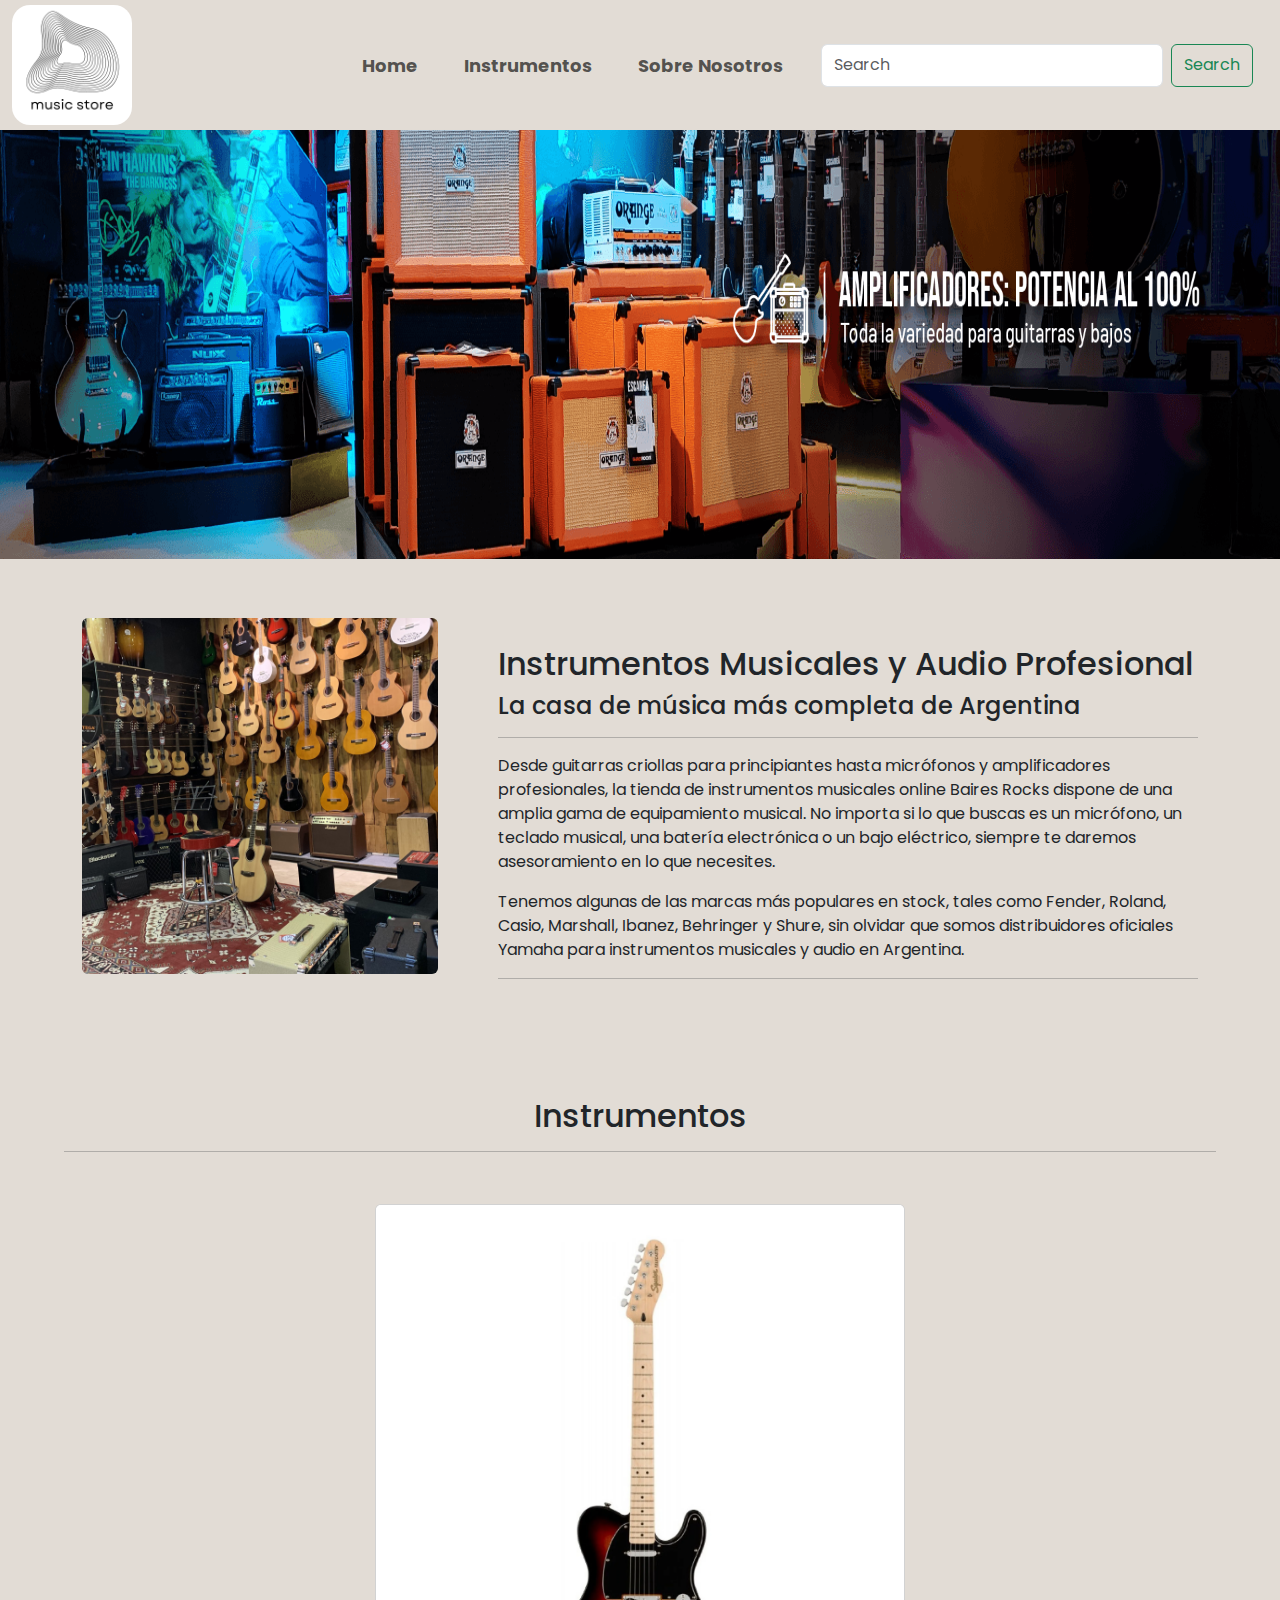
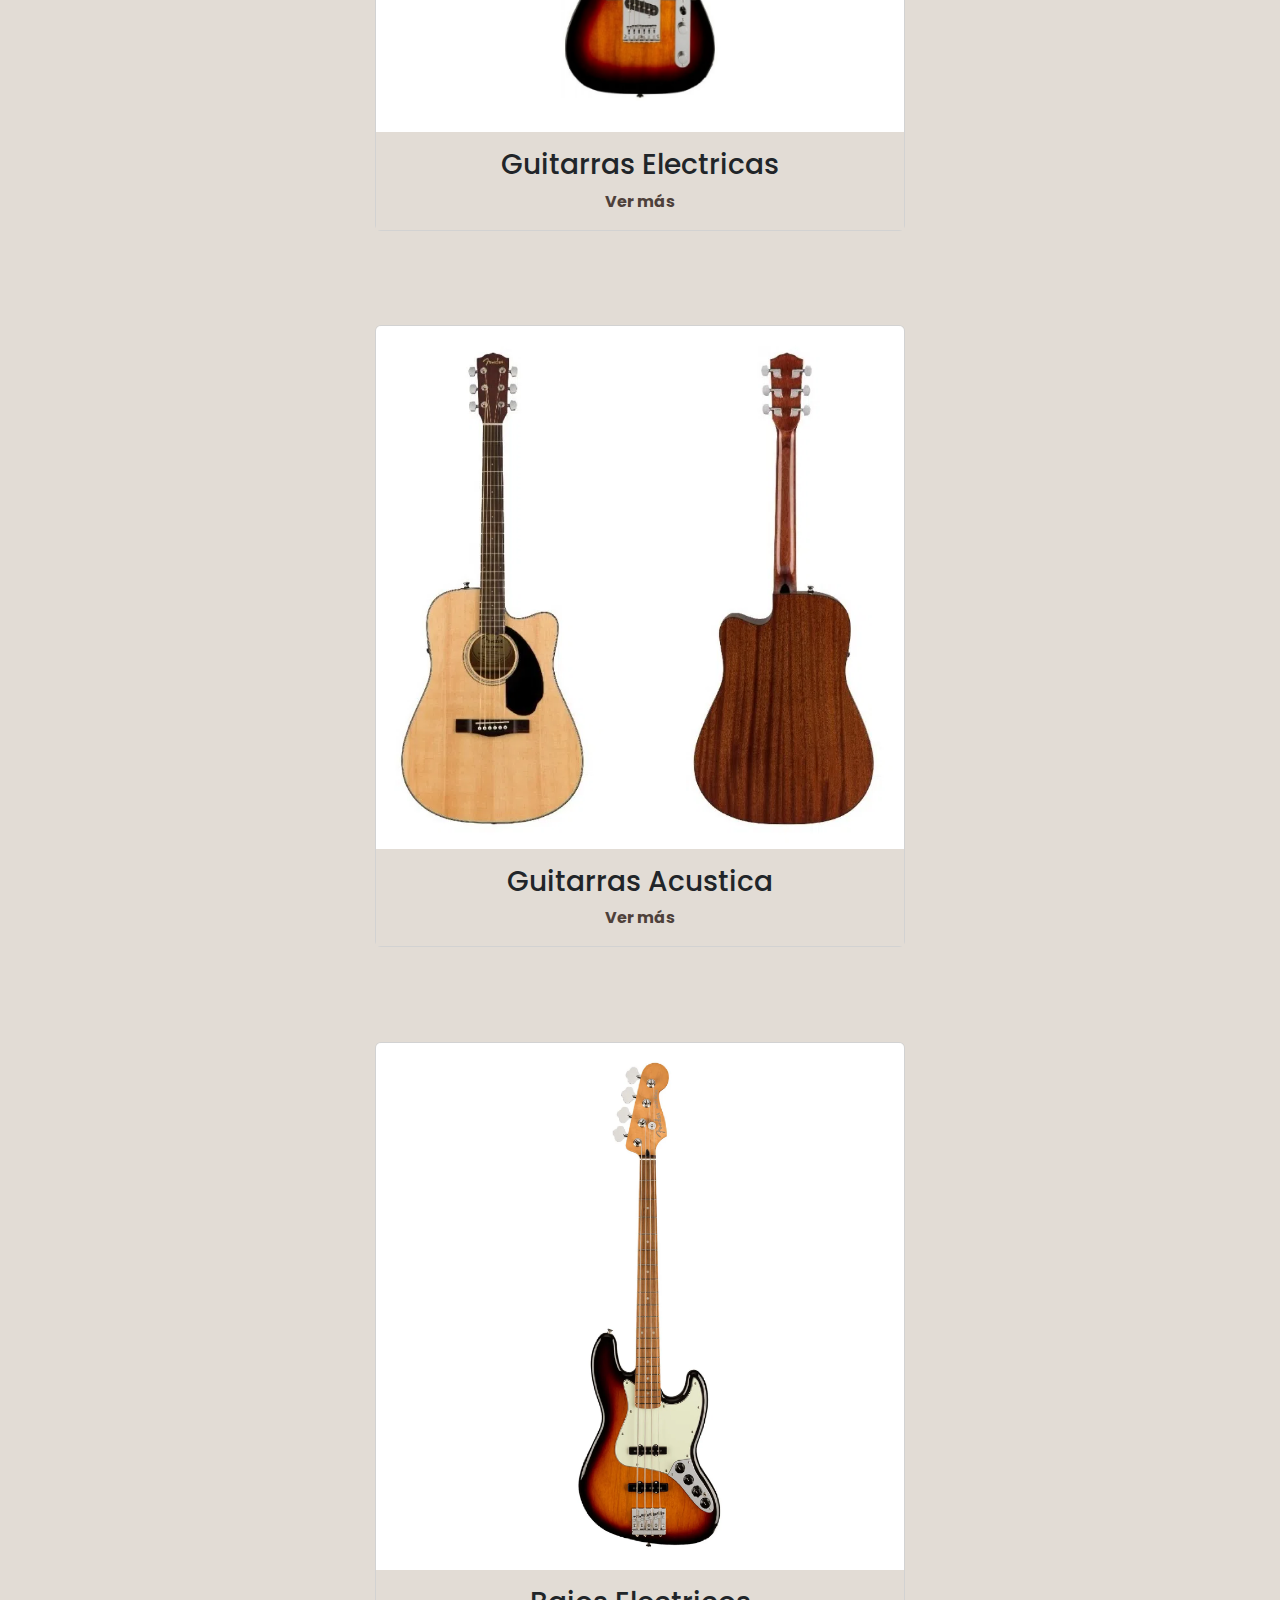
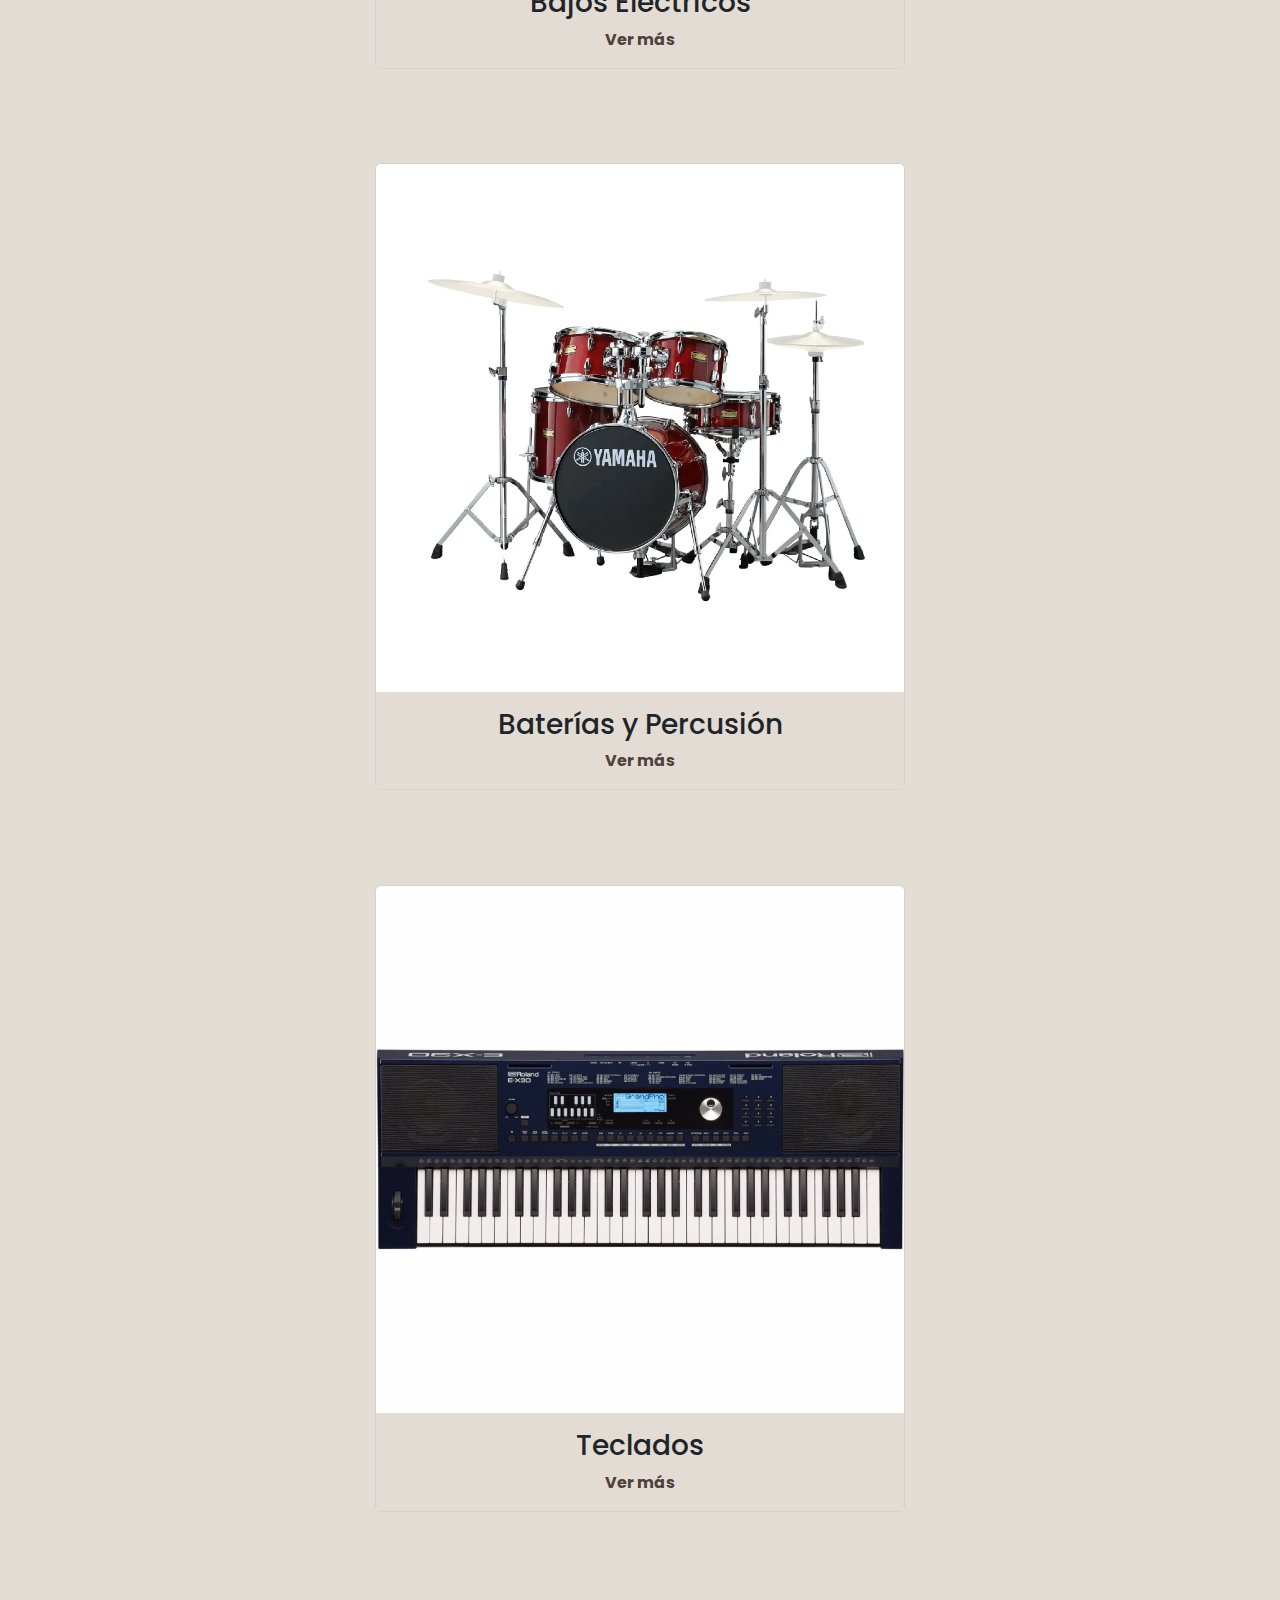
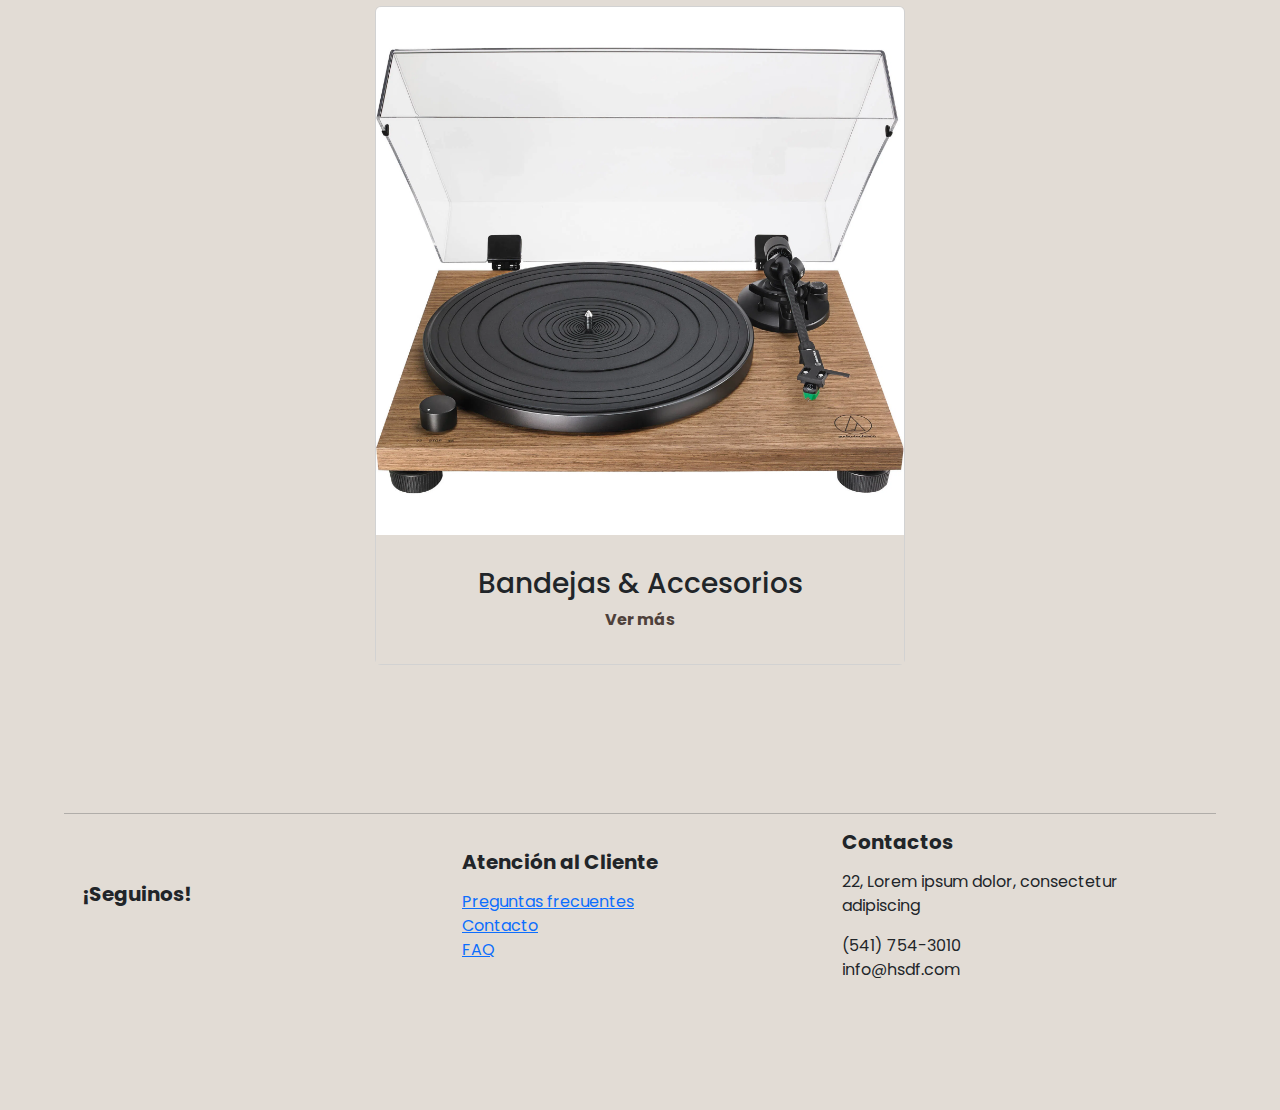
<file: index.html>
<!DOCTYPE html>
<html lang="es">

<head>
    <meta charset="UTF-8">
    <meta name="viewport" content="width=device-width, initial-scale=1.0">
    <link href="https://cdn.jsdelivr.net/npm/bootstrap@5.3.3/dist/css/bootstrap.min.css" rel="stylesheet"
        integrity="sha384-QWTKZyjpPEjISv5WaRU9OFeRpok6YctnYmDr5pNlyT2bRjXh0JMhjY6hW+ALEwIH" crossorigin="anonymous">
    <link rel="stylesheet" href="https://cdnjs.cloudflare.com/ajax/libs/font-awesome/6.5.1/css/all.min.css"
        integrity="sha512-DTOQO9RWCH3ppGqcWaEA1BIZOC6xxalwEsw9c2QQeAIftl+Vegovlnee1c9QX4TctnWMn13TZye+giMm8e2LwA=="
        crossorigin="anonymous" referrerpolicy="no-referrer" />
    <link rel="stylesheet" href="CSS/style.css">
    <link rel="shortcut icon" href="Img/Logos.png" type="image/x-icon">
    <link rel="preconnect" href="https://fonts.googleapis.com">
    <link rel="preconnect" href="https://fonts.gstatic.com" crossorigin>
    <link rel="preconnect" href="https://fonts.googleapis.com">
    <link rel="preconnect" href="https://fonts.gstatic.com" crossorigin>
    <link href="https://fonts.googleapis.com/css2?family=Merriweather+Sans:ital,wght@0,300..800;1,300..800&display=swap"
        rel="stylesheet">
    <link rel="preconnect" href="https://fonts.googleapis.com">
    <link rel="preconnect" href="https://fonts.gstatic.com" crossorigin>
    <link rel="preconnect" href="https://fonts.googleapis.com">
    <link rel="preconnect" href="https://fonts.gstatic.com" crossorigin>
    <link rel="preconnect" href="https://fonts.googleapis.com">
    <link rel="preconnect" href="https://fonts.gstatic.com" crossorigin>
    <link rel="preconnect" href="https://fonts.googleapis.com">
    <link rel="preconnect" href="https://fonts.gstatic.com" crossorigin>
    <link
        href="https://fonts.googleapis.com/css2?family=Merriweather+Sans:ital,wght@0,300..800;1,300..800&family=Poppins&display=swap"
        rel="stylesheet">
    <title>Instrumentos Musicales y Audio Profesional</title>
</head>

<body>
    <nav class="navbar navbar-expand-lg bg-body-tertiary fixed-top">
        <div class="container-fluid">
            <a class="navbar-brand" href="./index.html"><img src="Img/logo.png" alt="" width="120" height="120"
                    style="border-radius: 15%;"></a>
            <button class="navbar-toggler" type="button" data-bs-toggle="collapse"
                data-bs-target="#navbarSupportedContent" aria-controls="navbarSupportedContent" aria-expanded="false"
                aria-label="Toggle navigation">
                <span class="navbar-toggler-icon"></span>
            </button>
            <div class="collapse navbar-collapse" id="navbarSupportedContent">
                <ul class="navbar-nav ms-auto mb-2 mb-lg-0">
                    <li class="nav-item">
                        <a class="nav-link" href="./index.html">Home</a>
                    </li>
                    <li class="nav-item">
                        <a class="nav-link" href="./Productos.html">Instrumentos</a>
                    </li>
                    
                    <li class="nav-item">
                        <a class="nav-link" href="./Sobre-nosotros.html">Sobre Nosotros</a>
                    </li>
                    <form class="nav-item d-flex" role="search">
                        <input class="form-control me-2" type="search" placeholder="Search" aria-label="Search">
                        <button class="btn btn-outline-success" type="submit">Search</button>
                    </form>
                </ul>
            </div>
        </div>
    </nav>


    <div id="carouselExampleSlidesOnly" class="carousel slide" data-bs-ride="carousel">
        <div class="carousel-inner">
            <div class="carousel-item active">
                <img src="./Img/Productos/musicimg2.png" class="d-block w-100" alt="...">
            </div>
            <div class="carousel-item">
                <img src="./Img/Productos/musicimg.png" class="d-block w-100" alt="...">
            </div>
            <div class="carousel-item">
                <img src="./Img/Productos/musicimg3.jpg" class="d-block w-100" alt="...">
            </div>
            <div class="carousel-item">
                <img src="./Img/Productos/musicimg4.jpg" class="d-block w-100" alt="...">
            </div>
        </div>
    </div>


    <section id="about" class="about-seccion-padding">
        <div class="container">
            <div class="row">
                <div class="col-lg-4 col-mg-12 col-12">
                    <div class="about-img">
                        <img src="./Img/Productos/Baires-Rocks-2.jpeg" alt="" class="img-fluid rounded">
                    </div>
                </div>
                <div class="col-lg-8 col-md-12 col-12 ps-lg-5 mt-md-5">
                    <div class="about-text">
                        <h2>Instrumentos Musicales y Audio Profesional</h2>
                        <h4>La casa de música más completa de Argentina</h4>
                        <hr>
                        <p>Desde guitarras criollas para principiantes hasta micrófonos y amplificadores profesionales,
                            la tienda de instrumentos musicales online Baires Rocks dispone de una amplia gama de
                            equipamiento musical. No importa si lo que buscas es un micrófono, un teclado musical, una
                            batería electrónica o un bajo eléctrico, siempre te daremos asesoramiento en lo que
                            necesites.</p>

                        <p>Tenemos algunas de las marcas más populares en stock, tales como Fender, Roland, Casio,
                            Marshall, Ibanez, Behringer y Shure, sin olvidar que somos distribuidores oficiales Yamaha
                            para instrumentos musicales y audio en Argentina.</p>
                        <hr>
                    </div>
                </div>
            </div>
        </div>
    </section>

    <div class="product">
        
        <h2 class="producto-titulo">Instrumentos</h2>
        <hr>

        <div class="row row-cols-1 row-cols-md-2 g-4">

            <div class="col">
                <div class="card">
                    <img src="./Img/Productos/producto 1.png" class="card-img-top" alt="...">
                    <div class="card-body text-center">
                        <h3>Guitarras Electricas</h3>
                        <a href="./Productos.html" class="card-boton2">Ver más</a>
                    </div>
                </div>
            </div>
            <div class="col">
                <div class="card">
                    <img src="./Img/Productos/producto 2.png" class="card-img-top" alt="...">
                    <div class="card-body text-center">
                        <h3>Guitarras Acustica</h3>
                        <a href="./Productos.html" class="card-boton2">Ver más</a>
                    </div>
                </div>
            </div>
            <div class="col">
                <div class="card">
                    <img src="./Img/Productos/producto 3.png" class="card-img-top" alt="...">
                    <div class="card-body text-center">
                        <h3>Bajos Electricos</h3>
                        <a href="./Productos.html" class="card-boton2">Ver más</a>
                    </div>
                </div>
            </div>
            <div class="col">
                <div class="card">
                    <img src="./Img/Productos/producto 4.png" class="card-img-top" alt="..." width="100">
                    <div class="card-body text-center">
                        <h3>Baterías y Percusión</h3>
                        <a href="./Productos.html" class="card-boton2">Ver más</a>
                    </div>
                </div>
            </div>
            <div class="col">
                <div class="card">
                    <img src="./Img/Productos/producto 5.png" class="card-img-top" alt="..." width="100">
                    <div class="card-body text-center">
                        <h3>Teclados</h3>
                        <a href="./Productos.html" class="card-boton2">Ver más</a>
                    </div>
                </div>
            </div>
            <div class="col">
                <div class="card">
                    <img src="./Img/Productos/producto 6.png" class="card-img-top" alt="..." width="100">
                    <div class="card-body text-center">
                        <div class="card-body ">
                            <h3>Bandejas & Accesorios</h3>
                            <a href="./Productos.html" class="card-boton2">Ver más</a>
                        </div>
                    </div>
                </div>
            </div>
        </div>



        <div class="mt-5 pt-5 pb-5 footer">
            <hr>
            <div class="container">
                <div class="row">
                    <div class="col-lg-4 col-xs-12 redes">
                        <h5 class="fw-bold mb-3">¡Seguinos!</h5>
                        <a type="button" href="https://www.instagram.com/"><i class="fa-brands fa-instagram"></i></a>
                        <a type="button" href="https://www.facebook.com/"><i class="fa-brands fa-facebook"></i></a>
                        <a type="button" href="https://twitter.com/"><i class="fa-brands fa-x-twitter"></i></a>
                    </div>
                    <div class="col-lg-4 col-xs-12 links">
                        <h5 class="fw-bold mb-3">Atención al Cliente</h5>
                        <ul class="list-unstyled text-muted">
                            <li><a href="#">Preguntas frecuentes</a></li>
                            <li><a href="#">Contacto</a></li>
                            <li><a href="#">FAQ</a></li>
                        </ul>
                    </div>
                    <div class="col-lg-4 col-xs-12 Contactos">
                        <h5 class="fw-bold mb-3">Contactos</h5>
                        <p>22, Lorem ipsum dolor, consectetur adipiscing</p>
                        <p class="mb-0"><i class="fa fa-phone mr-3"></i>(541) 754-3010</p>
                        <p><i class="fa fa-envelope-o mr-3"></i>info@hsdf.com</p>
                    </div>
                </div>

            </div>
        </div>




        <script src="https://cdn.jsdelivr.net/npm/bootstrap@5.3.3/dist/js/bootstrap.bundle.min.js"
            integrity="sha384-YvpcrYf0tY3lHB60NNkmXc5s9fDVZLESaAA55NDzOxhy9GkcIdslK1eN7N6jIeHz"
            crossorigin="anonymous"></script>
</body>

</html>
</file>
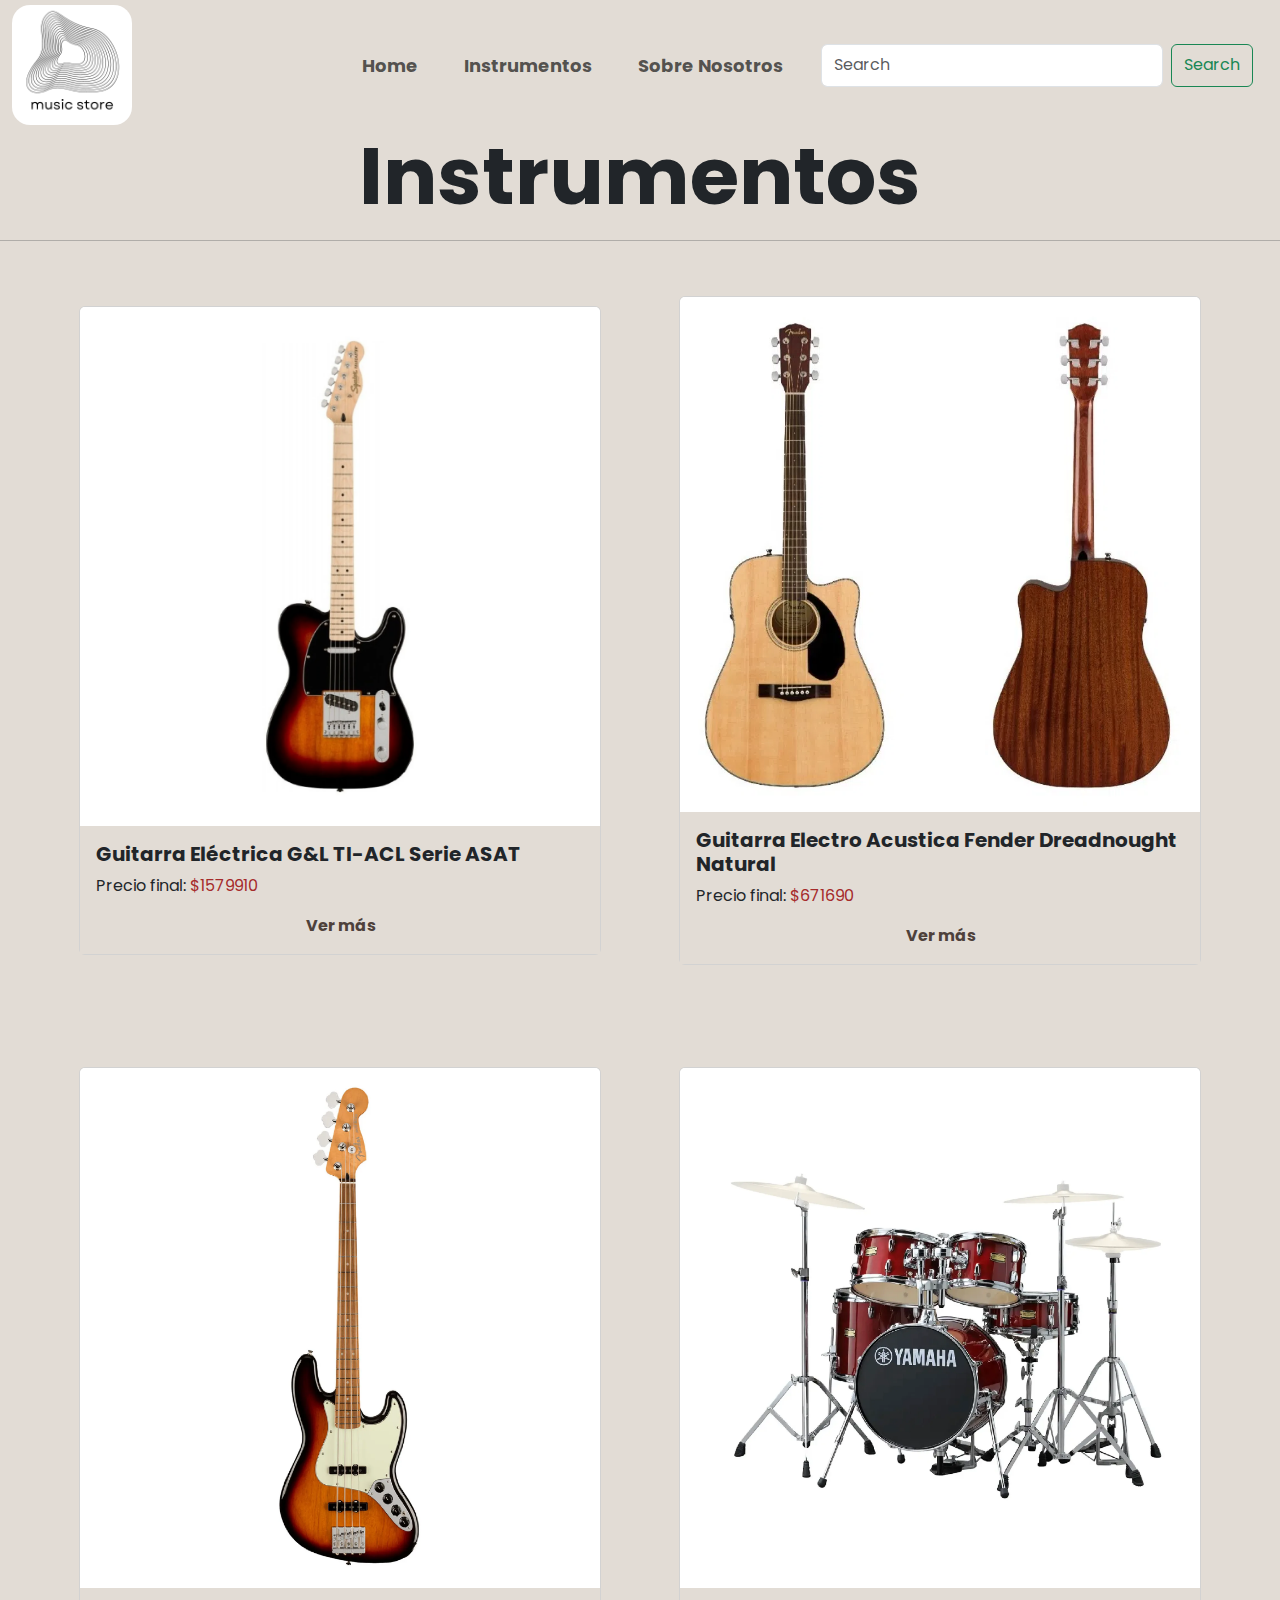
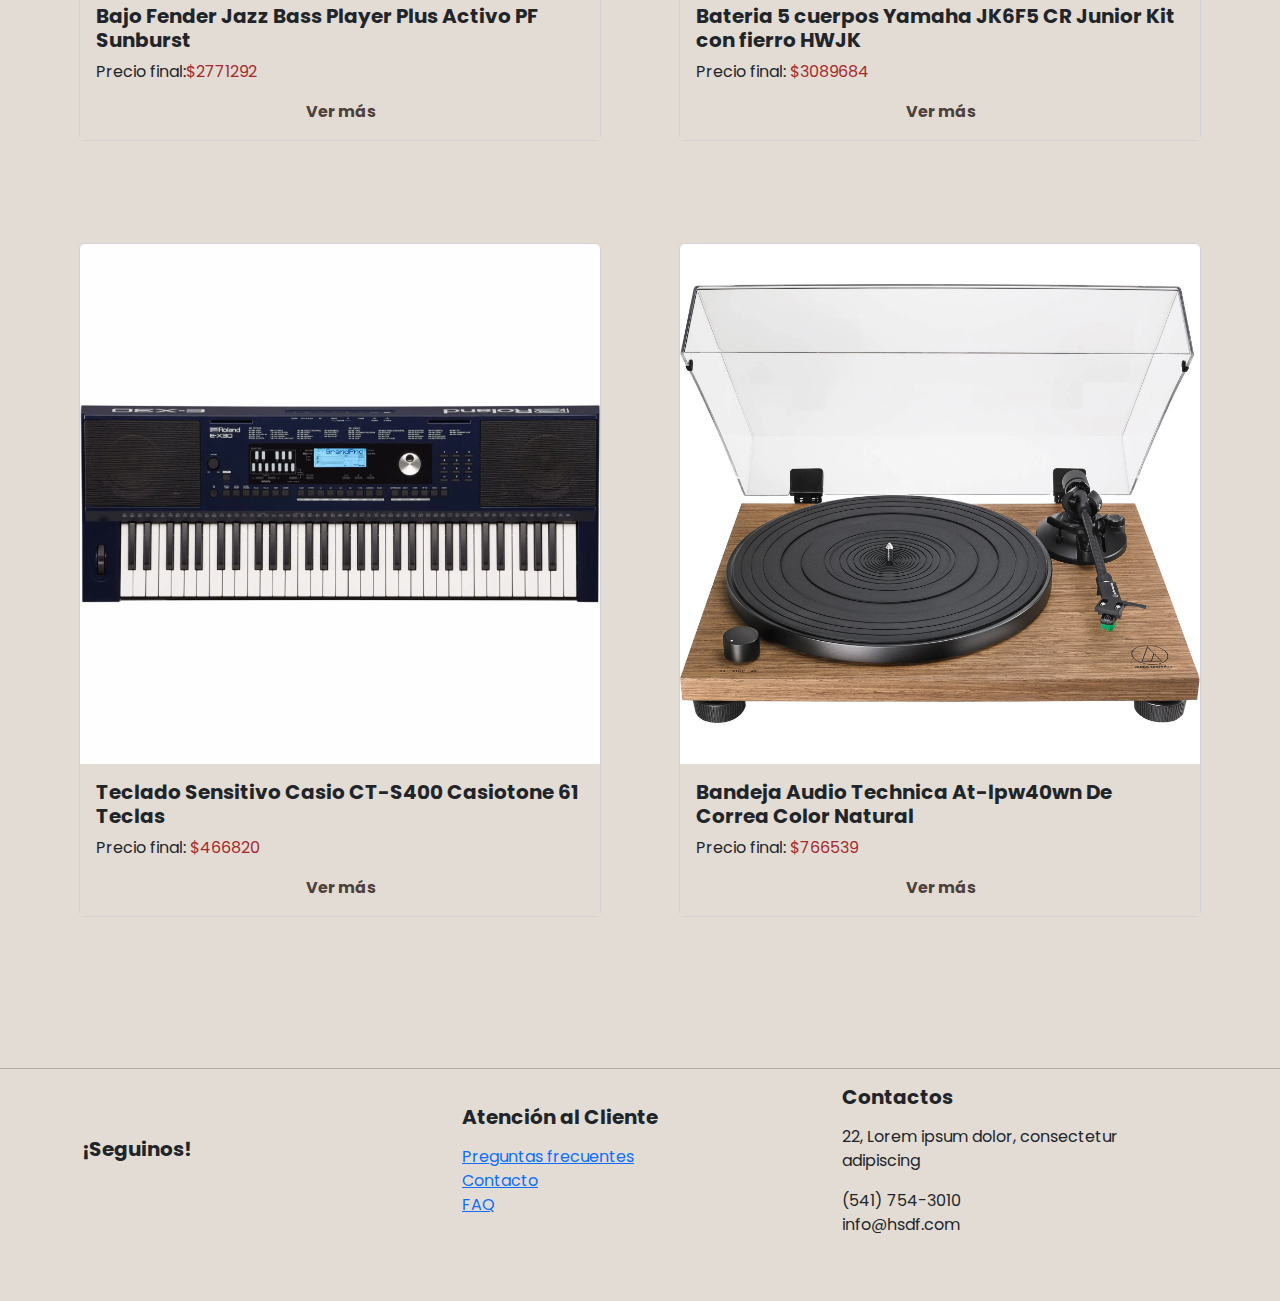
<file: Productos.html>
<!DOCTYPE html>
<html lang="en">

<head>
    <meta charset="UTF-8">
    <meta name="viewport" content="width=device-width, initial-scale=1.0">
    <link href="https://cdn.jsdelivr.net/npm/bootstrap@5.3.3/dist/css/bootstrap.min.css" rel="stylesheet"
        integrity="sha384-QWTKZyjpPEjISv5WaRU9OFeRpok6YctnYmDr5pNlyT2bRjXh0JMhjY6hW+ALEwIH" crossorigin="anonymous">
    <link rel="stylesheet" href="https://cdnjs.cloudflare.com/ajax/libs/font-awesome/6.5.1/css/all.min.css"
        integrity="sha512-DTOQO9RWCH3ppGqcWaEA1BIZOC6xxalwEsw9c2QQeAIftl+Vegovlnee1c9QX4TctnWMn13TZye+giMm8e2LwA=="
        crossorigin="anonymous" referrerpolicy="no-referrer" />
        <link rel="stylesheet" href="CSS/style.css">
        <link rel="shortcut icon" href="Img/Logos.png" type="image/x-icon">
    <link rel="preconnect" href="https://fonts.googleapis.com">
    <link rel="preconnect" href="https://fonts.gstatic.com" crossorigin>
    <link rel="preconnect" href="https://fonts.googleapis.com">
    <link rel="preconnect" href="https://fonts.gstatic.com" crossorigin>
    <link href="https://fonts.googleapis.com/css2?family=Merriweather+Sans:ital,wght@0,300..800;1,300..800&display=swap"
        rel="stylesheet">
    <link rel="preconnect" href="https://fonts.googleapis.com">
    <link rel="preconnect" href="https://fonts.gstatic.com" crossorigin>
    <link rel="preconnect" href="https://fonts.googleapis.com">
    <link rel="preconnect" href="https://fonts.gstatic.com" crossorigin>
    <link rel="preconnect" href="https://fonts.googleapis.com">
    <link rel="preconnect" href="https://fonts.gstatic.com" crossorigin>
    <link rel="preconnect" href="https://fonts.googleapis.com">
    <link rel="preconnect" href="https://fonts.gstatic.com" crossorigin>
    <link
        href="https://fonts.googleapis.com/css2?family=Merriweather+Sans:ital,wght@0,300..800;1,300..800&family=Poppins&display=swap"
        rel="stylesheet">
    <title>Instrumentos Musicales y Audio Profesional</title>
</head>

<body>

    <nav class="navbar navbar-expand-lg bg-body-tertiary fixed-top">
        <div class="container-fluid">
            <a class="navbar-brand" href="./index.html"><img src="Img/logo.png" alt="" width="120" height="120"
                    style="border-radius: 15%;"></a>
            <button class="navbar-toggler" type="button" data-bs-toggle="collapse"
                data-bs-target="#navbarSupportedContent" aria-controls="navbarSupportedContent" aria-expanded="false"
                aria-label="Toggle navigation">
                <span class="navbar-toggler-icon"></span>
            </button>
            <div class="collapse navbar-collapse" id="navbarSupportedContent">
                <ul class="navbar-nav ms-auto mb-2 mb-lg-0">
                    <li class="nav-item">
                        <a class="nav-link" href="./index.html">Home</a>
                    </li>
                    <li class="nav-item">
                        <a class="nav-link" href="./Productos.html">Instrumentos</a>
                    </li>
                    
                    <li class="nav-item">
                        <a class="nav-link" href="./Sobre-nosotros.html">Sobre Nosotros</a>
                    </li>
                    <form class="nav-item d-flex" role="search">
                        <input class="form-control me-2" type="search" placeholder="Search" aria-label="Search">
                        <button class="btn btn-outline-success" type="submit">Search</button>
                    </form>
                </ul>
            </div>
        </div>
    </nav>




    <section class="productos-container">
        <h1>Instrumentos</h1>
        <hr>

        <div class="row row-cols-1 row-cols-md-3 g-4">

            <div class="col">
                <div class="card">
                    <img src="./Img/Productos/producto 1.png" class="card-img-top" alt="...">
                    <div class="card-body">
                        <h5 class="card-title">Guitarra Eléctrica G&L TI-ACL Serie ASAT</h5>
                        <p class="card-text">Precio final: <span>$1579910</span></p>
                        <a href="./paginas/producto 2-guitarra electrica.html" class="card-boton">Ver más</a>
                    </div>
                </div>
            </div>
            <div class="col">
                <div class="card">
                    <img src="./Img/Productos/producto 2.png" class="card-img-top" alt="...">
                    <div class="card-body">
                        <h5 class="card-title">Guitarra Electro Acustica Fender Dreadnought Natural</h5>
                        <p class="card-text">Precio final: <span>$671690 </span></p>
                        <a href="./paginas/producto 1-guitarra acustica.html" class="card-boton">Ver más</a>

                    </div>
                </div>
            </div>
            <div class="col">
                <div class="card">
                    <img src="./Img/Productos/producto 3.png" class="card-img-top" alt="...">
                    <div class="card-body">
                        <h5 class="card-title">Bajo Fender Jazz Bass Player Plus Activo PF Sunburst</h5>
                        <p class="card-text">Precio final:<span>$2771292</span></p>
                        <a href="./paginas/producto 3-bajo.html" class="card-boton">Ver más</a>

                    </div>
                </div>
            </div>
            <div class="col">
                <div class="card ">
                    <img src="./Img/Productos/producto 4.png" class="card-img-top" alt="...">
                    <div class="card-body">
                        <h5 class="card-title">Bateria 5 cuerpos Yamaha JK6F5 CR Junior Kit con fierro HWJK                        </h5>
                        <p class="card-text">Precio final: <span>$3089684</span></p>
                        <a href="./paginas/producto 4-bateria.html" class="card-boton">Ver más</a>

                    </div>
                </div>
            </div>
            <div class="col">
                <div class="card">
                    <img src="./Img/Productos/producto 5.png" class="card-img-top" alt="...">
                    <div class="card-body">
                        <h5 class="card-title">Teclado Sensitivo Casio CT-S400 Casiotone 61 Teclas</h5>
                        <p class="card-text">Precio final: <span>$466820</span></p>
                        <a href="./paginas/producto 5-teclados.html" class="card-boton">Ver más</a>

                    </div>
                </div>
            </div>
            <div class="col">
                <div class="card">
                    <img src="./Img/Productos/producto 6.png" class="card-img-top" alt="...">
                    <div class="card-body">
                        <h5 class="card-title">Bandeja Audio Technica At-lpw40wn De Correa Color Natural</h5>
                        <p class="card-text">Precio final: <span>$766539</span></p>
                        <a href="./paginas/producto 6-bandejas.html" class="card-boton">Ver más</a>


                    </div>
                </div>
            </div>
        </div>

    </section>

    <div class="mt-5 pt-5 pb-5 footer">
        <hr>
        <div class="container">
            <div class="row">
                <div class="col-lg-4 col-xs-12 redes">
                    <h5 class="fw-bold mb-3">¡Seguinos!</h5>
                    <a type="button" href="https://www.instagram.com/"><i class="fa-brands fa-instagram"></i></a>
                    <a type="button" href="https://www.facebook.com/"><i class="fa-brands fa-facebook"></i></a>
                    <a type="button" href="https://twitter.com/"><i class="fa-brands fa-x-twitter"></i></a>
                </div>
                <div class="col-lg-4 col-xs-12 links">
                    <h5 class="fw-bold mb-3">Atención al Cliente</h5>
                    <ul class="list-unstyled text-muted">
                        <li><a href="#">Preguntas frecuentes</a></li>
                        <li><a href="#">Contacto</a></li>
                        <li><a href="#">FAQ</a></li>
                    </ul>
                </div>
                <div class="col-lg-4 col-xs-12 Contactos">
                    <h5 class="fw-bold mb-3">Contactos</h5>
                    <p>22, Lorem ipsum dolor, consectetur adipiscing</p>
                    <p class="mb-0"><i class="fa fa-phone mr-3"></i>(541) 754-3010</p>
                    <p><i class="fa fa-envelope-o mr-3"></i>info@hsdf.com</p>
                </div>
            </div>

        </div>
    </div>




    <script src="https://cdn.jsdelivr.net/npm/bootstrap@5.3.3/dist/js/bootstrap.bundle.min.js"
        integrity="sha384-YvpcrYf0tY3lHB60NNkmXc5s9fDVZLESaAA55NDzOxhy9GkcIdslK1eN7N6jIeHz"
        crossorigin="anonymous"></script>
</body>

</html>
</file>
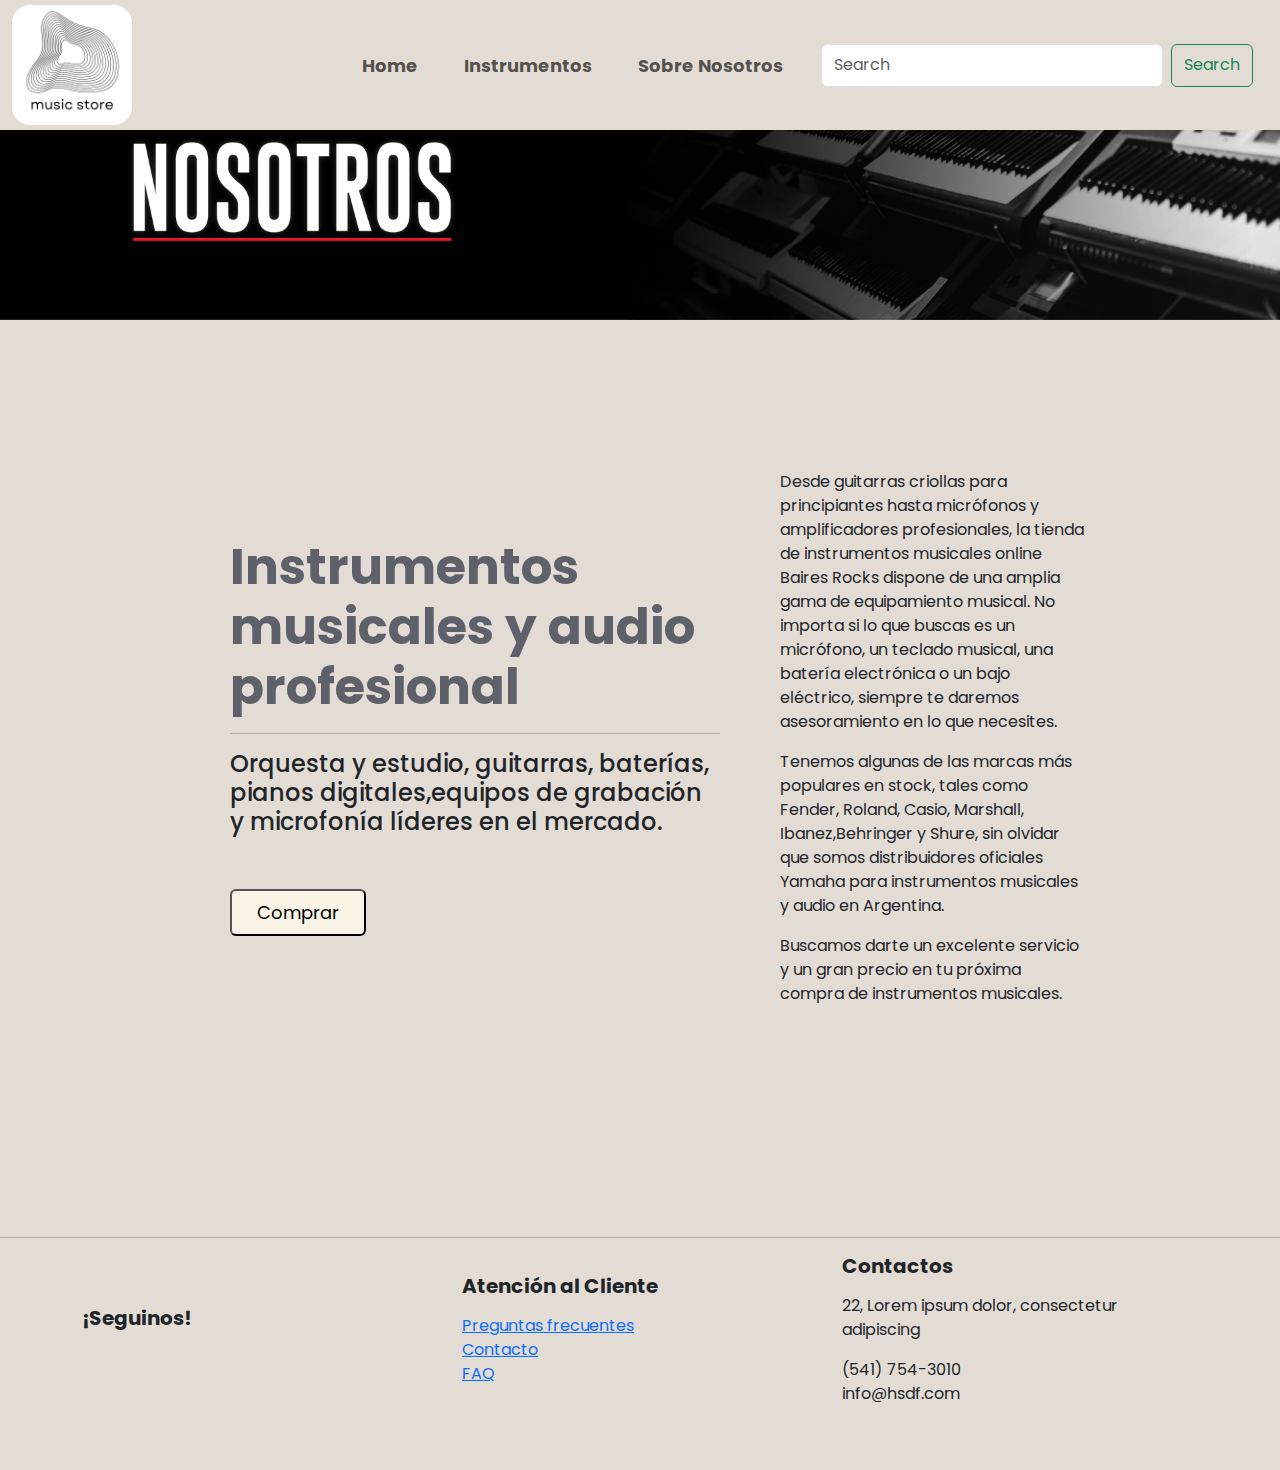
<file: Sobre-nosotros.html>
<!DOCTYPE html>
<html lang="en">

<head>
    <meta charset="UTF-8">
    <meta name="viewport" content="width=device-width, initial-scale=1.0">
    <link href="https://cdn.jsdelivr.net/npm/bootstrap@5.3.3/dist/css/bootstrap.min.css" rel="stylesheet"
        integrity="sha384-QWTKZyjpPEjISv5WaRU9OFeRpok6YctnYmDr5pNlyT2bRjXh0JMhjY6hW+ALEwIH" crossorigin="anonymous">
    <link rel="stylesheet" href="https://cdnjs.cloudflare.com/ajax/libs/font-awesome/6.5.1/css/all.min.css"
        integrity="sha512-DTOQO9RWCH3ppGqcWaEA1BIZOC6xxalwEsw9c2QQeAIftl+Vegovlnee1c9QX4TctnWMn13TZye+giMm8e2LwA=="
        crossorigin="anonymous" referrerpolicy="no-referrer" />
        <link rel="stylesheet" href="CSS/style.css">
        <link rel="shortcut icon" href="Img/Logos.png" type="image/x-icon">
    <link rel="preconnect" href="https://fonts.googleapis.com">
    <link rel="preconnect" href="https://fonts.gstatic.com" crossorigin>
    <link rel="preconnect" href="https://fonts.googleapis.com">
    <link rel="preconnect" href="https://fonts.gstatic.com" crossorigin>
    <link href="https://fonts.googleapis.com/css2?family=Merriweather+Sans:ital,wght@0,300..800;1,300..800&display=swap"
        rel="stylesheet">
    <link rel="preconnect" href="https://fonts.googleapis.com">
    <link rel="preconnect" href="https://fonts.gstatic.com" crossorigin>
    <link rel="preconnect" href="https://fonts.googleapis.com">
    <link rel="preconnect" href="https://fonts.gstatic.com" crossorigin>
    <link rel="preconnect" href="https://fonts.googleapis.com">
    <link rel="preconnect" href="https://fonts.gstatic.com" crossorigin>
    <link rel="preconnect" href="https://fonts.googleapis.com">
    <link rel="preconnect" href="https://fonts.gstatic.com" crossorigin>
    <link
        href="https://fonts.googleapis.com/css2?family=Merriweather+Sans:ital,wght@0,300..800;1,300..800&family=Poppins&display=swap"
        rel="stylesheet">
    <title>Instrumentos Musicales y Audio Profesional</title>
</head>

<body>
    <nav class="navbar navbar-expand-lg bg-body-tertiary fixed-top">
        <div class="container-fluid">
            <a class="navbar-brand" href="./index.html"><img src="Img/logo.png" alt="" width="120" height="120"
                    style="border-radius: 15%;"></a>
            <button class="navbar-toggler" type="button" data-bs-toggle="collapse"
                data-bs-target="#navbarSupportedContent" aria-controls="navbarSupportedContent" aria-expanded="false"
                aria-label="Toggle navigation">
                <span class="navbar-toggler-icon"></span>
            </button>
            <div class="collapse navbar-collapse" id="navbarSupportedContent">
                <ul class="navbar-nav ms-auto mb-2 mb-lg-0">
                    <li class="nav-item">
                        <a class="nav-link" href="./index.html">Home</a>
                    </li>
                    <li class="nav-item">
                        <a class="nav-link" href="./Productos.html">Instrumentos</a>
                    </li>
                    
                    <li class="nav-item">
                        <a class="nav-link" href="./Sobre-nosotros.html">Sobre Nosotros</a>
                    </li>
                    <form class="nav-item d-flex" role="search">
                        <input class="form-control me-2" type="search" placeholder="Search" aria-label="Search">
                        <button class="btn btn-outline-success" type="submit">Search</button>
                    </form>
                </ul>
            </div>
        </div>
    </nav>



    <div class="img-banner"><img src="./Img/Productos/banner_nosotros_ordenador.png" alt="" class="w-100 "></div>


    <section class="Nosotros">
        <div class="row">
            <div class="texto-1 col-lg-6 col-md-12 col-12 ps-lg-5 mt-md-5 ">
                <h2>Instrumentos musicales y audio profesional</h2>
                <hr>
                <h4>Orquesta y estudio, guitarras,
                    baterías, pianos digitales,equipos de grabación y microfonía líderes en el mercado.</h4>
                <br>
                <div class="btn-box"><a href="./Productos.html"><button>Comprar</button></a></div>

            </div>


            <div class="texto-2 col-lg-4 col-md-12 col-12 ps-lg-5 mt-md-5 ">
                <p>Desde guitarras criollas para principiantes hasta micrófonos y amplificadores profesionales, la
                    tienda de instrumentos musicales online Baires Rocks dispone de una amplia gama de equipamiento
                    musical. No importa si lo que buscas es un micrófono, un teclado musical, una batería electrónica o
                    un bajo eléctrico, siempre te daremos asesoramiento en lo que necesites.</p>
                <p>
                    Tenemos algunas de las marcas más populares en stock, tales como Fender, Roland, Casio, Marshall,
                    Ibanez,Behringer y Shure, sin olvidar que somos distribuidores oficiales Yamaha para instrumentos
                    musicales y audio en Argentina.
                </p>

                <p>Buscamos darte un excelente servicio y un gran precio en tu próxima compra de instrumentos musicales.
                </p>

            </div>
        </div>
    </section>


    <div class="mt-5 pt-5 pb-5 footer">
        <hr>
        <div class="container">
            <div class="row">
                <div class="col-lg-4 col-xs-12 redes">
                    <h5 class="fw-bold mb-3">¡Seguinos!</h5>
                    <a type="button" href="https://www.instagram.com/"><i class="fa-brands fa-instagram"></i></a>
                    <a type="button" href="https://www.facebook.com/"><i class="fa-brands fa-facebook"></i></a>
                    <a type="button" href="https://twitter.com/"><i class="fa-brands fa-x-twitter"></i></a>
                </div>
                <div class="col-lg-4 col-xs-12 links">
                    <h5 class="fw-bold mb-3">Atención al Cliente</h5>
                    <ul class="list-unstyled text-muted">
                        <li><a href="#">Preguntas frecuentes</a></li>
                        <li><a href="#">Contacto</a></li>
                        <li><a href="#">FAQ</a></li>
                    </ul>
                </div>
                <div class="col-lg-4 col-xs-12 Contactos">
                    <h5 class="fw-bold mb-3">Contactos</h5>
                    <p>22, Lorem ipsum dolor, consectetur adipiscing</p>
                    <p class="mb-0"><i class="fa fa-phone mr-3"></i>(541) 754-3010</p>
                    <p><i class="fa fa-envelope-o mr-3"></i>info@hsdf.com</p>
                </div>
            </div>

        </div>
    </div>
    <script src="https://cdn.jsdelivr.net/npm/bootstrap@5.3.3/dist/js/bootstrap.bundle.min.js"
        integrity="sha384-YvpcrYf0tY3lHB60NNkmXc5s9fDVZLESaAA55NDzOxhy9GkcIdslK1eN7N6jIeHz"
        crossorigin="anonymous"></script>
</body>

</html>
</file>
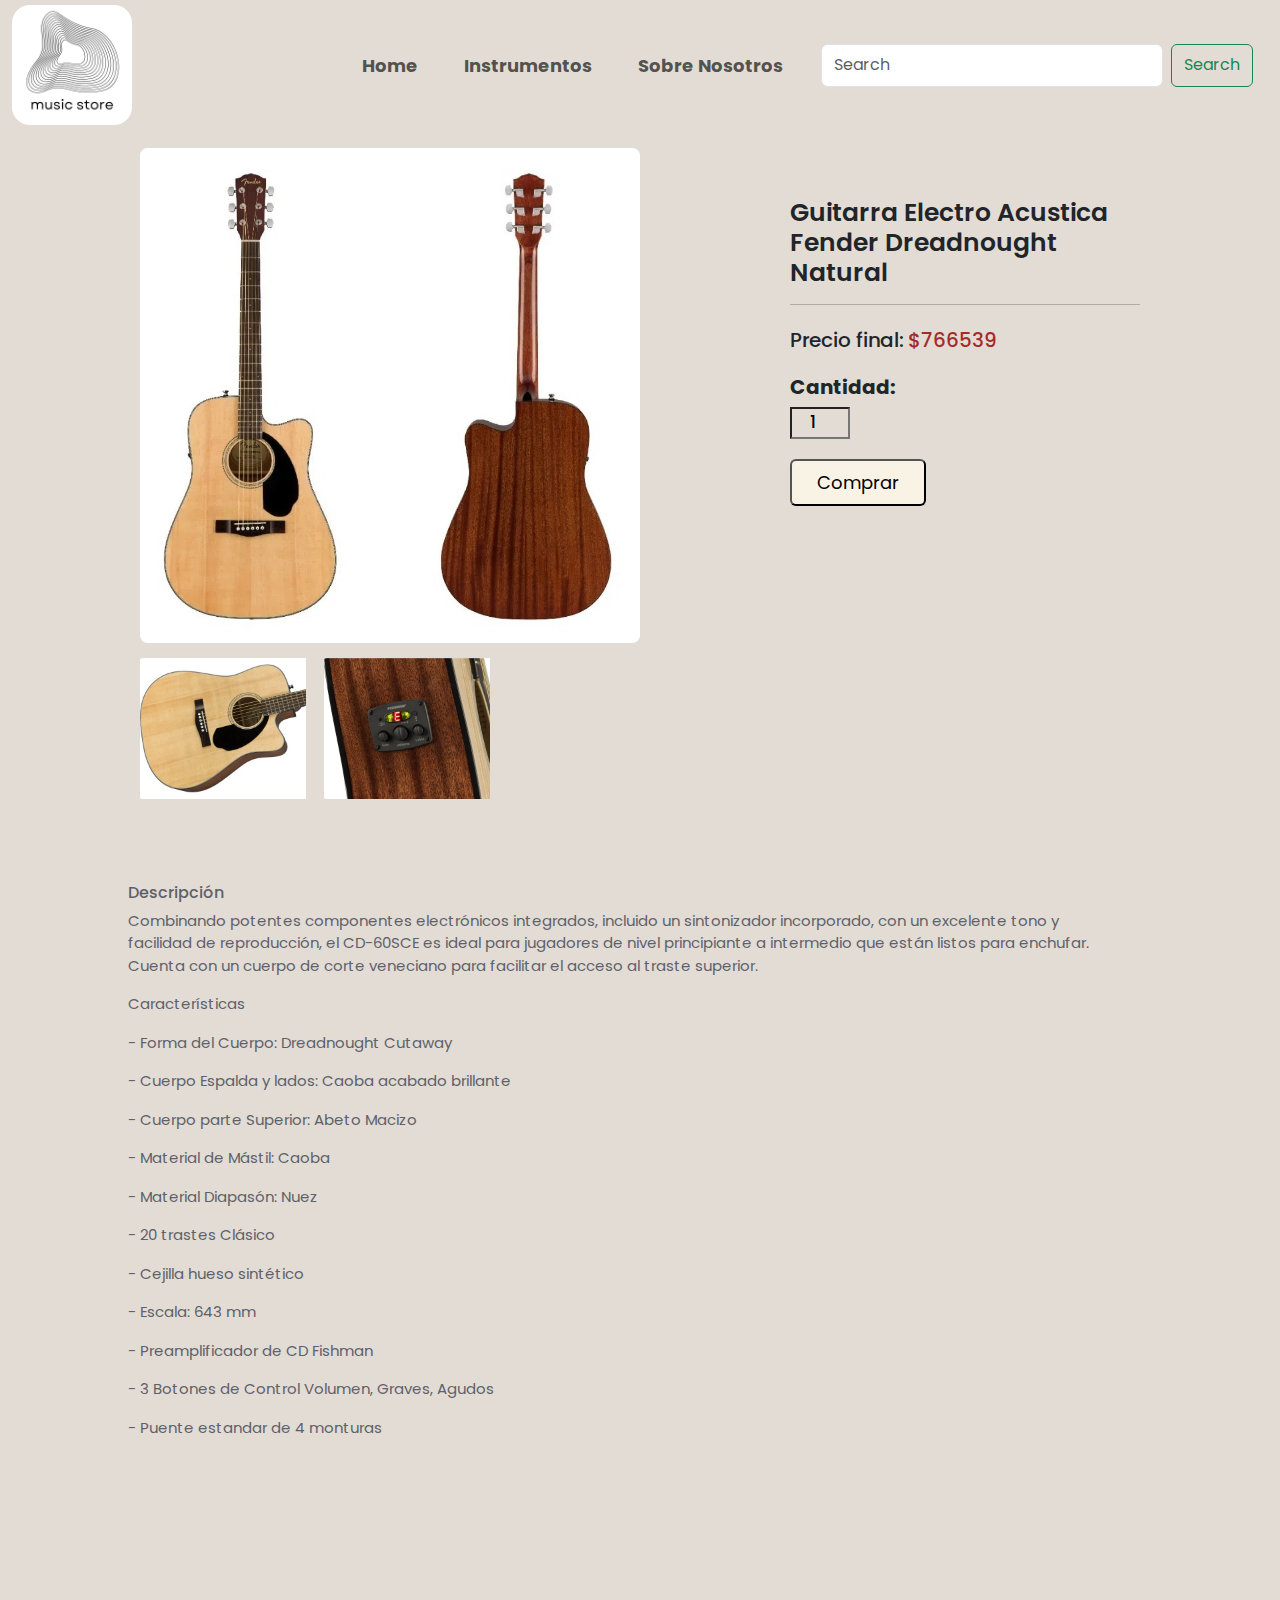
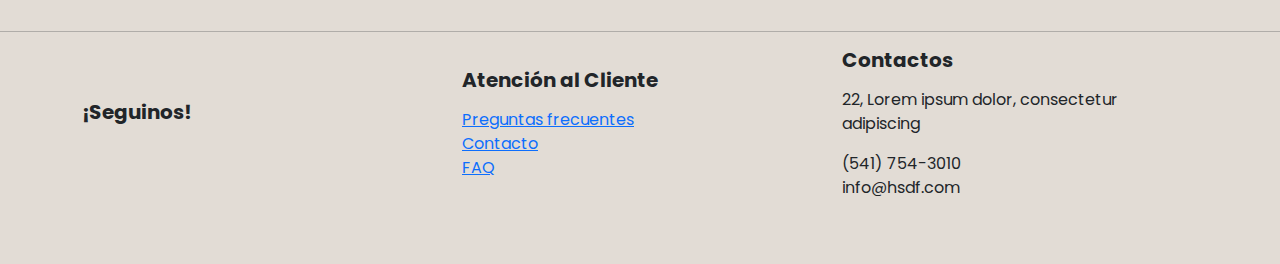
<file: paginas/producto 1-guitarra acustica.html>
<!DOCTYPE html>
<html lang="en">

<head>
    <meta charset="UTF-8">
    <meta name="viewport" content="width=device-width, initial-scale=1.0">
    <link href="https://cdn.jsdelivr.net/npm/bootstrap@5.3.3/dist/css/bootstrap.min.css" rel="stylesheet"
        integrity="sha384-QWTKZyjpPEjISv5WaRU9OFeRpok6YctnYmDr5pNlyT2bRjXh0JMhjY6hW+ALEwIH" crossorigin="anonymous">
    <link rel="stylesheet" href="https://cdnjs.cloudflare.com/ajax/libs/font-awesome/6.5.1/css/all.min.css"
        integrity="sha512-DTOQO9RWCH3ppGqcWaEA1BIZOC6xxalwEsw9c2QQeAIftl+Vegovlnee1c9QX4TctnWMn13TZye+giMm8e2LwA=="
        crossorigin="anonymous" referrerpolicy="no-referrer" />
    <link rel="stylesheet" href="../CSS/style.css">
    <link rel="shortcut icon" href="Img/Logos.png" type="image/x-icon">
    <link rel="preconnect" href="https://fonts.googleapis.com">
    <link rel="preconnect" href="https://fonts.gstatic.com" crossorigin>
    <link rel="preconnect" href="https://fonts.googleapis.com">
    <link rel="preconnect" href="https://fonts.gstatic.com" crossorigin>
    <link href="https://fonts.googleapis.com/css2?family=Merriweather+Sans:ital,wght@0,300..800;1,300..800&display=swap"
        rel="stylesheet">
    <link rel="preconnect" href="https://fonts.googleapis.com">
    <link rel="preconnect" href="https://fonts.gstatic.com" crossorigin>
    <link rel="preconnect" href="https://fonts.googleapis.com">
    <link rel="preconnect" href="https://fonts.gstatic.com" crossorigin>
    <link rel="preconnect" href="https://fonts.googleapis.com">
    <link rel="preconnect" href="https://fonts.gstatic.com" crossorigin>
    <link rel="preconnect" href="https://fonts.googleapis.com">
    <link rel="preconnect" href="https://fonts.gstatic.com" crossorigin>
    <link
        href="https://fonts.googleapis.com/css2?family=Merriweather+Sans:ital,wght@0,300..800;1,300..800&family=Poppins&display=swap"
        rel="stylesheet">
    <title>Instrumentos Musicales y Audio Profesional</title>
</head>

<body>

    <nav class="navbar navbar-expand-lg bg-body-tertiary fixed-top">
        <div class="container-fluid">
            <a class="navbar-brand" href="../index.html"><img src="/Img/logo.png" alt="" width="120" height="120"
                    style="border-radius: 15%;"></a>
            <button class="navbar-toggler" type="button" data-bs-toggle="collapse"
                data-bs-target="#navbarSupportedContent" aria-controls="navbarSupportedContent" aria-expanded="false"
                aria-label="Toggle navigation">
                <span class="navbar-toggler-icon"></span>
            </button>
            <div class="collapse navbar-collapse" id="navbarSupportedContent">
                <ul class="navbar-nav ms-auto mb-2 mb-lg-0">
                    <li class="nav-item">
                        <a class="nav-link" href="../index.html">Home</a>
                    </li>
                    <li class="nav-item">
                        <a class="nav-link" href="../Productos.html">Instrumentos</a>
                    </li>
                    
                    <li class="nav-item">
                        <a class="nav-link" href="../Sobre-nosotros.html">Sobre Nosotros</a>
                    </li>
                    <form class="nav-item d-flex" role="search">
                        <input class="form-control me-2" type="search" placeholder="Search" aria-label="Search">
                        <button class="btn btn-outline-success" type="submit">Search</button>
                    </form>
                </ul>
            </div>
        </div>
    </nav>



    <div class="flex-box">

        <div class="left">
            <div class="big-img"><img src="../Img/Productos/producto 2.png" alt="">
            </div>
            <div class="img-productos">
                <div class="sm-img"><img src="../Img/Productos/producto 2-2.png" alt=""></div>

                <div class="sm-img"><img src="../Img/Productos/producto 2-3.png" alt=""></div>
            </div>
        </div>

        <div class="rigt ">
            <div class="nombre">
                <h4>Guitarra Electro Acustica Fender Dreadnought Natural</h4>
            </div>
            <hr>
            <div class="precio">
                <p class="card-text">Precio final: <span>$766539</span></p>
            </div>
            <h5>Cantidad:</h5>
            <div class="cantidad">

                <input type="number" min="1" max="20" value="1">
            </div>
            <div class="btn-box"><button>Comprar</button></div>

        </div>

    </div>

    <section class="descripcion">

        <div class="descripcion-texto">
            <h6>Descripción</h6>
            <p> Combinando potentes componentes electrónicos integrados, incluido un sintonizador incorporado, con un
                excelente tono y facilidad de reproducción,
                el CD-60SCE es ideal para jugadores de nivel principiante a
                intermedio que están listos para enchufar.
                Cuenta con un cuerpo de corte veneciano para facilitar el
                acceso al traste superior.
            </p>

            <p>Características</p>

            <p> - Forma del Cuerpo: Dreadnought Cutaway</p>
            <p> - Cuerpo Espalda y lados: Caoba acabado brillante</p>
            <p> - Cuerpo parte Superior: Abeto Macizo</p>
            <p> - Material de Mástil: Caoba</p>
            <p> - Material Diapasón: Nuez</p>
            <p> - 20 trastes Clásico</p>
            <p> - Cejilla hueso sintético</p>
            <p> - Escala: 643 mm</p>
            <p> - Preamplificador de CD Fishman</p>
            <p> - 3 Botones de Control Volumen, Graves, Agudos</p>
            <p> - Puente estandar de 4 monturas</p>

        </div>


    </section>







































    <div class="mt-5 pt-5 pb-5 footer">
        <hr>
        <div class="container">
            <div class="row">
                <div class="col-lg-4 col-xs-12 redes">
                    <h5 class="fw-bold mb-3">¡Seguinos!</h5>
                    <a type="button" href="https://www.instagram.com/"><i class="fa-brands fa-instagram"></i></a>
                    <a type="button" href="https://www.facebook.com/"><i class="fa-brands fa-facebook"></i></a>
                    <a type="button" href="https://twitter.com/"><i class="fa-brands fa-x-twitter"></i></a>
                </div>
                <div class="col-lg-4 col-xs-12 links">
                    <h5 class="fw-bold mb-3">Atención al Cliente</h5>
                    <ul class="list-unstyled text-muted">
                        <li><a href="#">Preguntas frecuentes</a></li>
                        <li><a href="#">Contacto</a></li>
                        <li><a href="#">FAQ</a></li>
                    </ul>
                </div>
                <div class="col-lg-4 col-xs-12 Contactos">
                    <h5 class="fw-bold mb-3">Contactos</h5>
                    <p>22, Lorem ipsum dolor, consectetur adipiscing</p>
                    <p class="mb-0"><i class="fa fa-phone mr-3"></i>(541) 754-3010</p>
                    <p><i class="fa fa-envelope-o mr-3"></i>info@hsdf.com</p>
                </div>
            </div>

        </div>
    </div>



















    <script src="https://cdn.jsdelivr.net/npm/bootstrap@5.3.3/dist/js/bootstrap.bundle.min.js"
        integrity="sha384-YvpcrYf0tY3lHB60NNkmXc5s9fDVZLESaAA55NDzOxhy9GkcIdslK1eN7N6jIeHz"
        crossorigin="anonymous"></script>
</body>

</html>
</file>
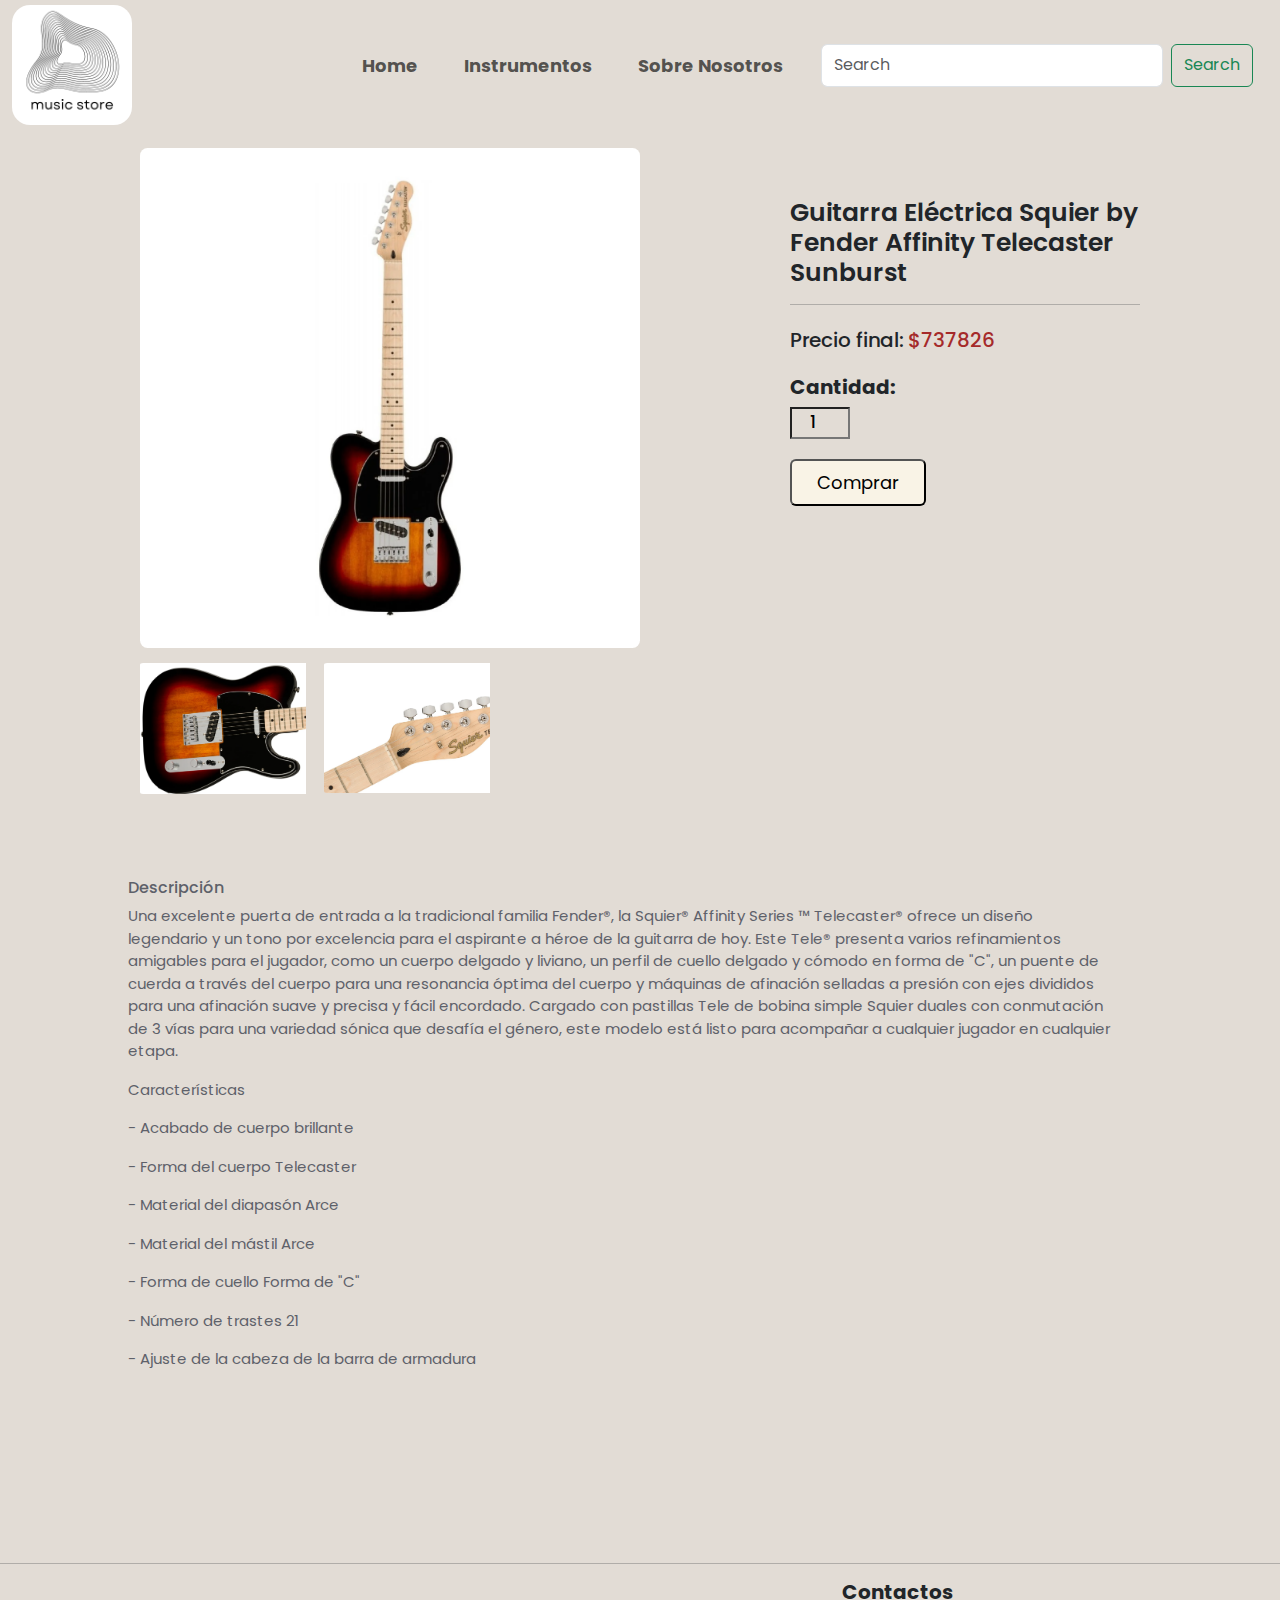
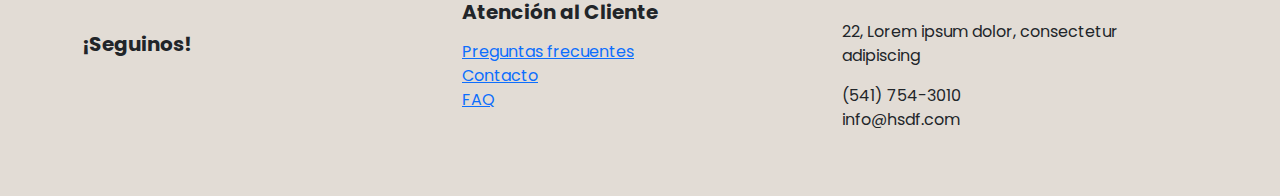
<file: paginas/producto 2-guitarra electrica.html>
<!DOCTYPE html>
<html lang="en">

<head>
    <meta charset="UTF-8">
    <meta name="viewport" content="width=device-width, initial-scale=1.0">
    <link href="https://cdn.jsdelivr.net/npm/bootstrap@5.3.3/dist/css/bootstrap.min.css" rel="stylesheet"
        integrity="sha384-QWTKZyjpPEjISv5WaRU9OFeRpok6YctnYmDr5pNlyT2bRjXh0JMhjY6hW+ALEwIH" crossorigin="anonymous">
    <link rel="stylesheet" href="https://cdnjs.cloudflare.com/ajax/libs/font-awesome/6.5.1/css/all.min.css"
        integrity="sha512-DTOQO9RWCH3ppGqcWaEA1BIZOC6xxalwEsw9c2QQeAIftl+Vegovlnee1c9QX4TctnWMn13TZye+giMm8e2LwA=="
        crossorigin="anonymous" referrerpolicy="no-referrer" />
        <link rel="stylesheet" href="../CSS/style.css">
        <link rel="shortcut icon" href="Img/Logos.png" type="image/x-icon">
    <link rel="preconnect" href="https://fonts.googleapis.com">
    <link rel="preconnect" href="https://fonts.gstatic.com" crossorigin>
    <link rel="preconnect" href="https://fonts.googleapis.com">
    <link rel="preconnect" href="https://fonts.gstatic.com" crossorigin>
    <link href="https://fonts.googleapis.com/css2?family=Merriweather+Sans:ital,wght@0,300..800;1,300..800&display=swap"
        rel="stylesheet">
    <link rel="preconnect" href="https://fonts.googleapis.com">
    <link rel="preconnect" href="https://fonts.gstatic.com" crossorigin>
    <link rel="preconnect" href="https://fonts.googleapis.com">
    <link rel="preconnect" href="https://fonts.gstatic.com" crossorigin>
    <link rel="preconnect" href="https://fonts.googleapis.com">
    <link rel="preconnect" href="https://fonts.gstatic.com" crossorigin>
    <link rel="preconnect" href="https://fonts.googleapis.com">
    <link rel="preconnect" href="https://fonts.gstatic.com" crossorigin>
    <link
        href="https://fonts.googleapis.com/css2?family=Merriweather+Sans:ital,wght@0,300..800;1,300..800&family=Poppins&display=swap"
        rel="stylesheet">
    <title>Instrumentos Musicales y Audio Profesional</title>
</head>

<body>

    <nav class="navbar navbar-expand-lg bg-body-tertiary fixed-top">
        <div class="container-fluid">
            <a class="navbar-brand" href="../index.html"><img src="/Img/logo.png" alt="" width="120" height="120"
                    style="border-radius: 15%;"></a>
            <button class="navbar-toggler" type="button" data-bs-toggle="collapse"
                data-bs-target="#navbarSupportedContent" aria-controls="navbarSupportedContent" aria-expanded="false"
                aria-label="Toggle navigation">
                <span class="navbar-toggler-icon"></span>
            </button>
            <div class="collapse navbar-collapse" id="navbarSupportedContent">
                <ul class="navbar-nav ms-auto mb-2 mb-lg-0">
                    <li class="nav-item">
                        <a class="nav-link" href="../index.html">Home</a>
                    </li>
                    <li class="nav-item">
                        <a class="nav-link" href="../Productos.html">Instrumentos</a>
                    </li>
                    
                    <li class="nav-item">
                        <a class="nav-link" href="../Sobre-nosotros.html">Sobre Nosotros</a>
                    </li>
                    <form class="nav-item d-flex" role="search">
                        <input class="form-control me-2" type="search" placeholder="Search" aria-label="Search">
                        <button class="btn btn-outline-success" type="submit">Search</button>
                    </form>
                </ul>
            </div>
        </div>
    </nav>



    <div class="flex-box">

        <div class="left">
            <div class="big-img"><img src="../Img/Productos/producto 1.png" alt="">
            </div>
            <div class="img-productos">
                <div class="sm-img"><img src="../Img/Productos/producto 1-2.png" alt=""></div>
                <div class="sm-img"><img src="../Img/Productos/producto 1-3.png" alt=""></div>
            </div>
        </div>

        <div class="rigt ">
            <div class="nombre">
                <h4>Guitarra Eléctrica Squier by Fender Affinity Telecaster Sunburst</h4>
            </div>
            <hr>
            <div class="precio">
                <p class="card-text">Precio final: <span>$737826</span></p>
            </div>
            <h5>Cantidad:</h5>
            <div class="cantidad">

                <input type="number" min="1" max="20" value="1">
            </div>
            <div class="btn-box"><button>Comprar</button></div>

        </div>

    </div>

    <section class="descripcion">

        <div class="descripcion-texto">
            <h6>Descripción</h6>
            <p> Una excelente puerta de entrada a la tradicional familia Fender®, la Squier® Affinity Series ™
                Telecaster® ofrece un diseño legendario y un tono por excelencia para el aspirante a héroe de la
                guitarra de hoy. Este Tele® presenta varios refinamientos amigables para el jugador, como un cuerpo
                delgado y liviano, un perfil de cuello delgado y cómodo en forma de "C", un puente de cuerda a través
                del cuerpo para una resonancia óptima del cuerpo y máquinas de afinación selladas a presión con ejes
                divididos para una afinación suave y precisa y fácil encordado. Cargado con pastillas Tele de bobina
                simple Squier duales con conmutación de 3 vías para una variedad sónica que desafía el género, este
                modelo está listo para acompañar a cualquier jugador en cualquier etapa.
            </p>

            <p>Características</p>

            <p> - Acabado de cuerpo brillante</p>
            <p>- Forma del cuerpo Telecaster</p>
            <p>- Material del diapasón Arce</p>
            <p>- Material del mástil Arce</p>
            <p>- Forma de cuello Forma de "C"</p>
            <p>- Número de trastes 21</p>
            <p>- Ajuste de la cabeza de la barra de armadura</p>



        </div>


    </section>







































    <div class="mt-5 pt-5 pb-5 footer">
        <hr>
        <div class="container">
            <div class="row">
                <div class="col-lg-4 col-xs-12 redes">
                    <h5 class="fw-bold mb-3">¡Seguinos!</h5>
                    <a type="button" href="https://www.instagram.com/"><i class="fa-brands fa-instagram"></i></a>
                    <a type="button" href="https://www.facebook.com/"><i class="fa-brands fa-facebook"></i></a>
                    <a type="button" href="https://twitter.com/"><i class="fa-brands fa-x-twitter"></i></a>
                </div>
                <div class="col-lg-4 col-xs-12 links">
                    <h5 class="fw-bold mb-3">Atención al Cliente</h5>
                    <ul class="list-unstyled text-muted">
                        <li><a href="#">Preguntas frecuentes</a></li>
                        <li><a href="#">Contacto</a></li>
                        <li><a href="#">FAQ</a></li>
                    </ul>
                </div>
                <div class="col-lg-4 col-xs-12 Contactos">
                    <h5 class="fw-bold mb-3">Contactos</h5>
                    <p>22, Lorem ipsum dolor, consectetur adipiscing</p>
                    <p class="mb-0"><i class="fa fa-phone mr-3"></i>(541) 754-3010</p>
                    <p><i class="fa fa-envelope-o mr-3"></i>info@hsdf.com</p>
                </div>
            </div>

        </div>
    </div>



















    <script src="https://cdn.jsdelivr.net/npm/bootstrap@5.3.3/dist/js/bootstrap.bundle.min.js"
        integrity="sha384-YvpcrYf0tY3lHB60NNkmXc5s9fDVZLESaAA55NDzOxhy9GkcIdslK1eN7N6jIeHz"
        crossorigin="anonymous"></script>
</body>

</html>
</file>
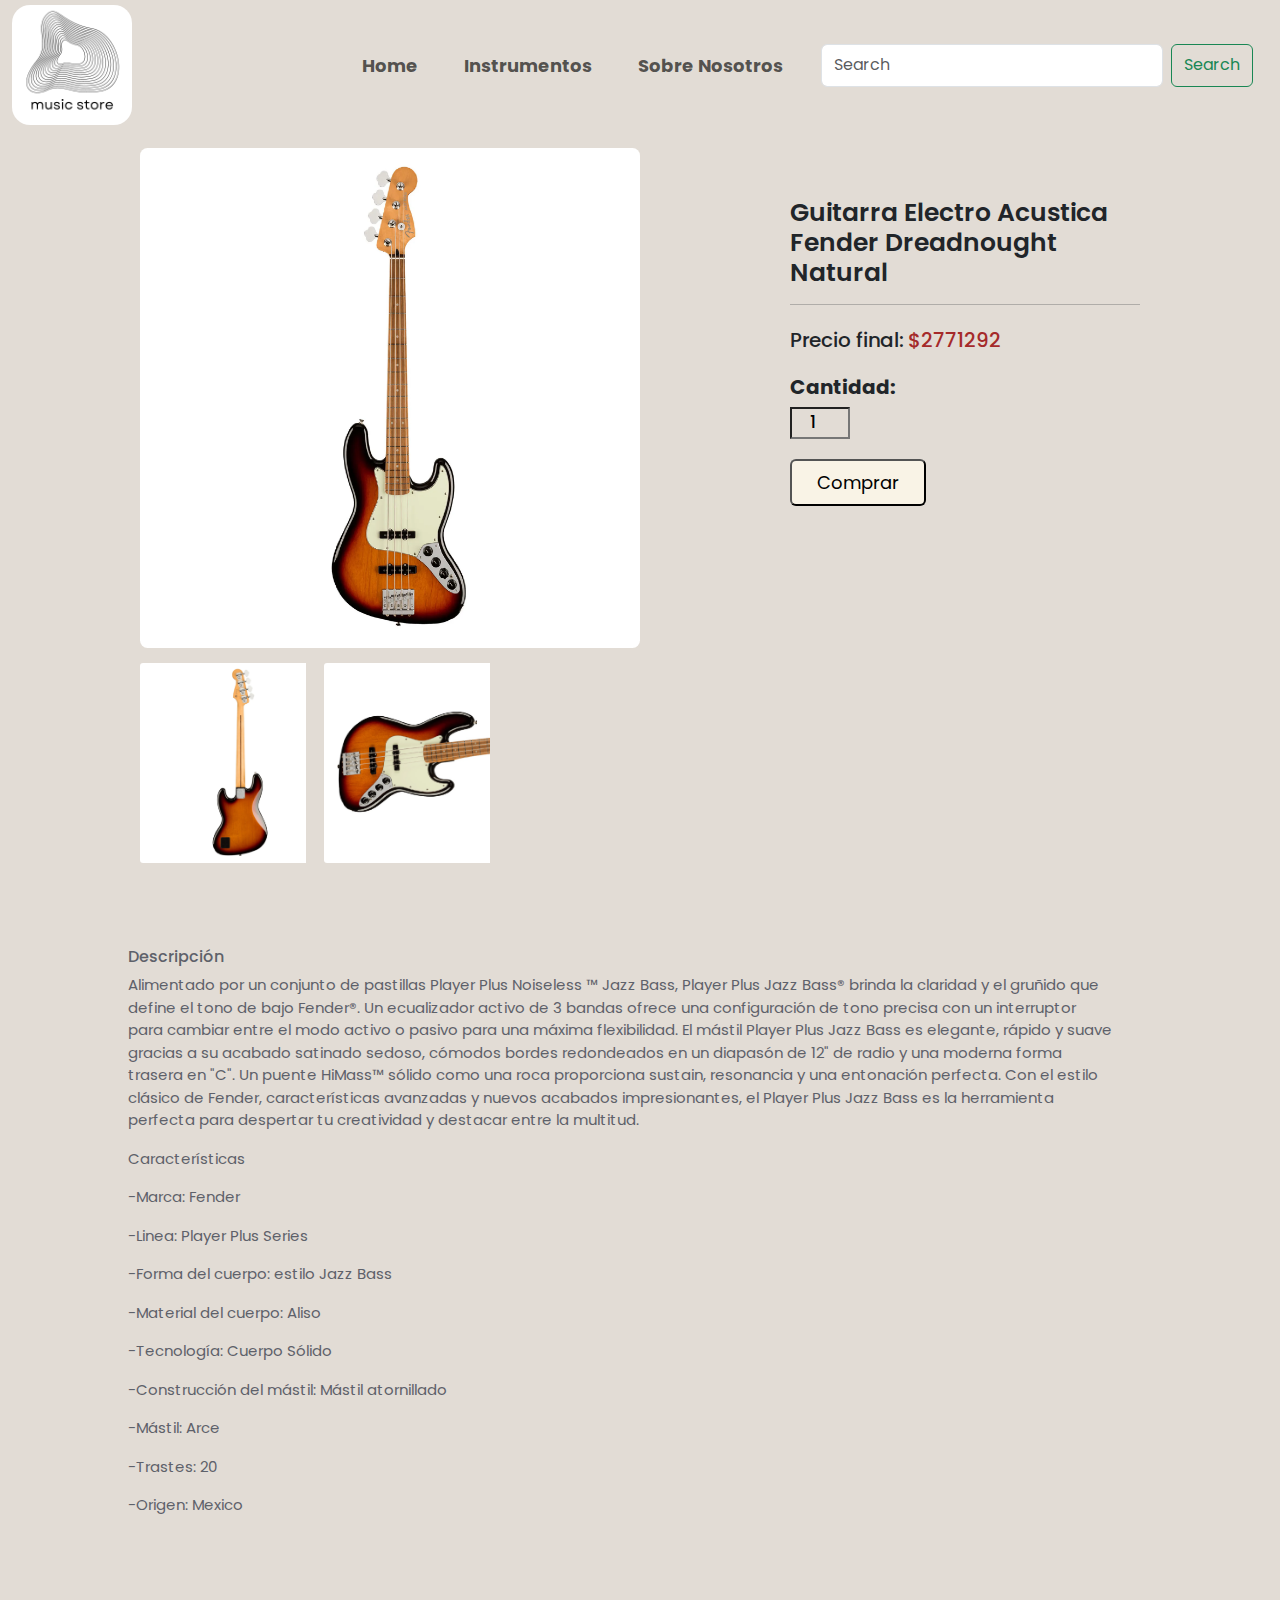
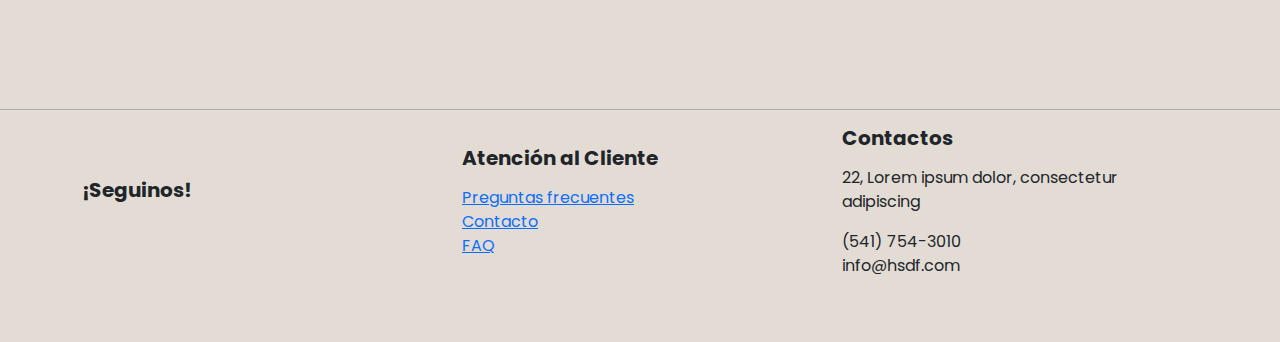
<file: paginas/producto 3-bajo.html>
<!DOCTYPE html>
<html lang="en">

<head>
    <meta charset="UTF-8">
    <meta name="viewport" content="width=device-width, initial-scale=1.0">
    <link href="https://cdn.jsdelivr.net/npm/bootstrap@5.3.3/dist/css/bootstrap.min.css" rel="stylesheet"
        integrity="sha384-QWTKZyjpPEjISv5WaRU9OFeRpok6YctnYmDr5pNlyT2bRjXh0JMhjY6hW+ALEwIH" crossorigin="anonymous">
    <link rel="stylesheet" href="https://cdnjs.cloudflare.com/ajax/libs/font-awesome/6.5.1/css/all.min.css"
        integrity="sha512-DTOQO9RWCH3ppGqcWaEA1BIZOC6xxalwEsw9c2QQeAIftl+Vegovlnee1c9QX4TctnWMn13TZye+giMm8e2LwA=="
        crossorigin="anonymous" referrerpolicy="no-referrer" />
        <link rel="stylesheet" href="../CSS/style.css">
        <link rel="shortcut icon" href="Img/Logos.png" type="image/x-icon">
    <link rel="preconnect" href="https://fonts.googleapis.com">
    <link rel="preconnect" href="https://fonts.gstatic.com" crossorigin>
    <link rel="preconnect" href="https://fonts.googleapis.com">
    <link rel="preconnect" href="https://fonts.gstatic.com" crossorigin>
    <link href="https://fonts.googleapis.com/css2?family=Merriweather+Sans:ital,wght@0,300..800;1,300..800&display=swap"
        rel="stylesheet">
    <link rel="preconnect" href="https://fonts.googleapis.com">
    <link rel="preconnect" href="https://fonts.gstatic.com" crossorigin>
    <link rel="preconnect" href="https://fonts.googleapis.com">
    <link rel="preconnect" href="https://fonts.gstatic.com" crossorigin>
    <link rel="preconnect" href="https://fonts.googleapis.com">
    <link rel="preconnect" href="https://fonts.gstatic.com" crossorigin>
    <link rel="preconnect" href="https://fonts.googleapis.com">
    <link rel="preconnect" href="https://fonts.gstatic.com" crossorigin>
    <link
        href="https://fonts.googleapis.com/css2?family=Merriweather+Sans:ital,wght@0,300..800;1,300..800&family=Poppins&display=swap"
        rel="stylesheet">
    <title>Instrumentos Musicales y Audio Profesional</title>
</head>

<body>

    <nav class="navbar navbar-expand-lg bg-body-tertiary fixed-top">
        <div class="container-fluid">
            <a class="navbar-brand" href="../index.html"><img src="/Img/logo.png" alt="" width="120" height="120"
                    style="border-radius: 15%;"></a>
            <button class="navbar-toggler" type="button" data-bs-toggle="collapse"
                data-bs-target="#navbarSupportedContent" aria-controls="navbarSupportedContent" aria-expanded="false"
                aria-label="Toggle navigation">
                <span class="navbar-toggler-icon"></span>
            </button>
            <div class="collapse navbar-collapse" id="navbarSupportedContent">
                <ul class="navbar-nav ms-auto mb-2 mb-lg-0">
                    <li class="nav-item">
                        <a class="nav-link" href="../index.html">Home</a>
                    </li>
                    <li class="nav-item">
                        <a class="nav-link" href="../Productos.html">Instrumentos</a>
                    </li>
                    
                    <li class="nav-item">
                        <a class="nav-link" href="../Sobre-nosotros.html">Sobre Nosotros</a>
                    </li>
                    <form class="nav-item d-flex" role="search">
                        <input class="form-control me-2" type="search" placeholder="Search" aria-label="Search">
                        <button class="btn btn-outline-success" type="submit">Search</button>
                    </form>
                </ul>
            </div>
        </div>
    </nav>



    <div class="flex-box">

        <div class="left">
            <div class="big-img"><img src="../Img/Productos/producto 3.png" alt="">
            </div>
            <div class="img-productos">
                <div class="sm-img"><img src="../Img/Productos/producto 3-2.png" alt=""></div>

                <div class="sm-img"><img src="../Img/Productos/producto 3-3.png" alt=""></div>
            </div>
        </div>

        <div class="rigt ">
            <div class="nombre">
                <h4>Guitarra Electro Acustica Fender Dreadnought Natural</h4>
            </div>
            <hr>
            <div class="precio">
                <p class="card-text">Precio final: <span>$2771292</span></p>
            </div>
            <h5>Cantidad:</h5>
            <div class="cantidad">

                <input type="number" min="1" max="20" value="1">
            </div>
            <div class="btn-box"><button>Comprar</button></div>

        </div>

    </div>

    <section class="descripcion">

        <div class="descripcion-texto">
            <h6>Descripción</h6>
            <p> Alimentado por un conjunto de pastillas Player Plus Noiseless ™ Jazz Bass, Player Plus Jazz Bass® brinda
                la claridad y el gruñido que define el tono de bajo Fender®. Un ecualizador activo de 3 bandas ofrece
                una configuración de tono precisa con un interruptor para cambiar entre el modo activo o pasivo para una
                máxima flexibilidad. El mástil Player Plus Jazz Bass es elegante, rápido y suave gracias a su acabado
                satinado sedoso, cómodos bordes redondeados en un diapasón de 12" de radio y una moderna forma trasera
                en "C". Un puente HiMass™ sólido como una roca proporciona sustain, resonancia y una entonación
                perfecta. Con el estilo clásico de Fender, características avanzadas y nuevos acabados impresionantes,
                el Player Plus Jazz Bass es la herramienta perfecta para despertar tu creatividad y destacar entre la
                multitud.

            </p>

            <p>Características</p>

            <p>-Marca: Fender</p>
            <p>-Linea: Player Plus Series</p>
            <p>-Forma del cuerpo: estilo Jazz Bass</p>
            <p>-Material del cuerpo: Aliso</p>
            <p>-Tecnología: Cuerpo Sólido</p>
            <p>-Construcción del mástil: Mástil atornillado</p>
            <p>-Mástil: Arce</p>
            <p>-Trastes: 20</p>
            <p>-Origen: Mexico</p>

        </div>


    </section>







































    <div class="mt-5 pt-5 pb-5 footer">
        <hr>
        <div class="container">
            <div class="row">
                <div class="col-lg-4 col-xs-12 redes">
                    <h5 class="fw-bold mb-3">¡Seguinos!</h5>
                    <a type="button" href="https://www.instagram.com/"><i class="fa-brands fa-instagram"></i></a>
                    <a type="button" href="https://www.facebook.com/"><i class="fa-brands fa-facebook"></i></a>
                    <a type="button" href="https://twitter.com/"><i class="fa-brands fa-x-twitter"></i></a>
                </div>
                <div class="col-lg-4 col-xs-12 links">
                    <h5 class="fw-bold mb-3">Atención al Cliente</h5>
                    <ul class="list-unstyled text-muted">
                        <li><a href="#">Preguntas frecuentes</a></li>
                        <li><a href="#">Contacto</a></li>
                        <li><a href="#">FAQ</a></li>
                    </ul>
                </div>
                <div class="col-lg-4 col-xs-12 Contactos">
                    <h5 class="fw-bold mb-3">Contactos</h5>
                    <p>22, Lorem ipsum dolor, consectetur adipiscing</p>
                    <p class="mb-0"><i class="fa fa-phone mr-3"></i>(541) 754-3010</p>
                    <p><i class="fa fa-envelope-o mr-3"></i>info@hsdf.com</p>
                </div>
            </div>

        </div>
    </div>



















    <script src="https://cdn.jsdelivr.net/npm/bootstrap@5.3.3/dist/js/bootstrap.bundle.min.js"
        integrity="sha384-YvpcrYf0tY3lHB60NNkmXc5s9fDVZLESaAA55NDzOxhy9GkcIdslK1eN7N6jIeHz"
        crossorigin="anonymous"></script>
</body>

</html>
</file>
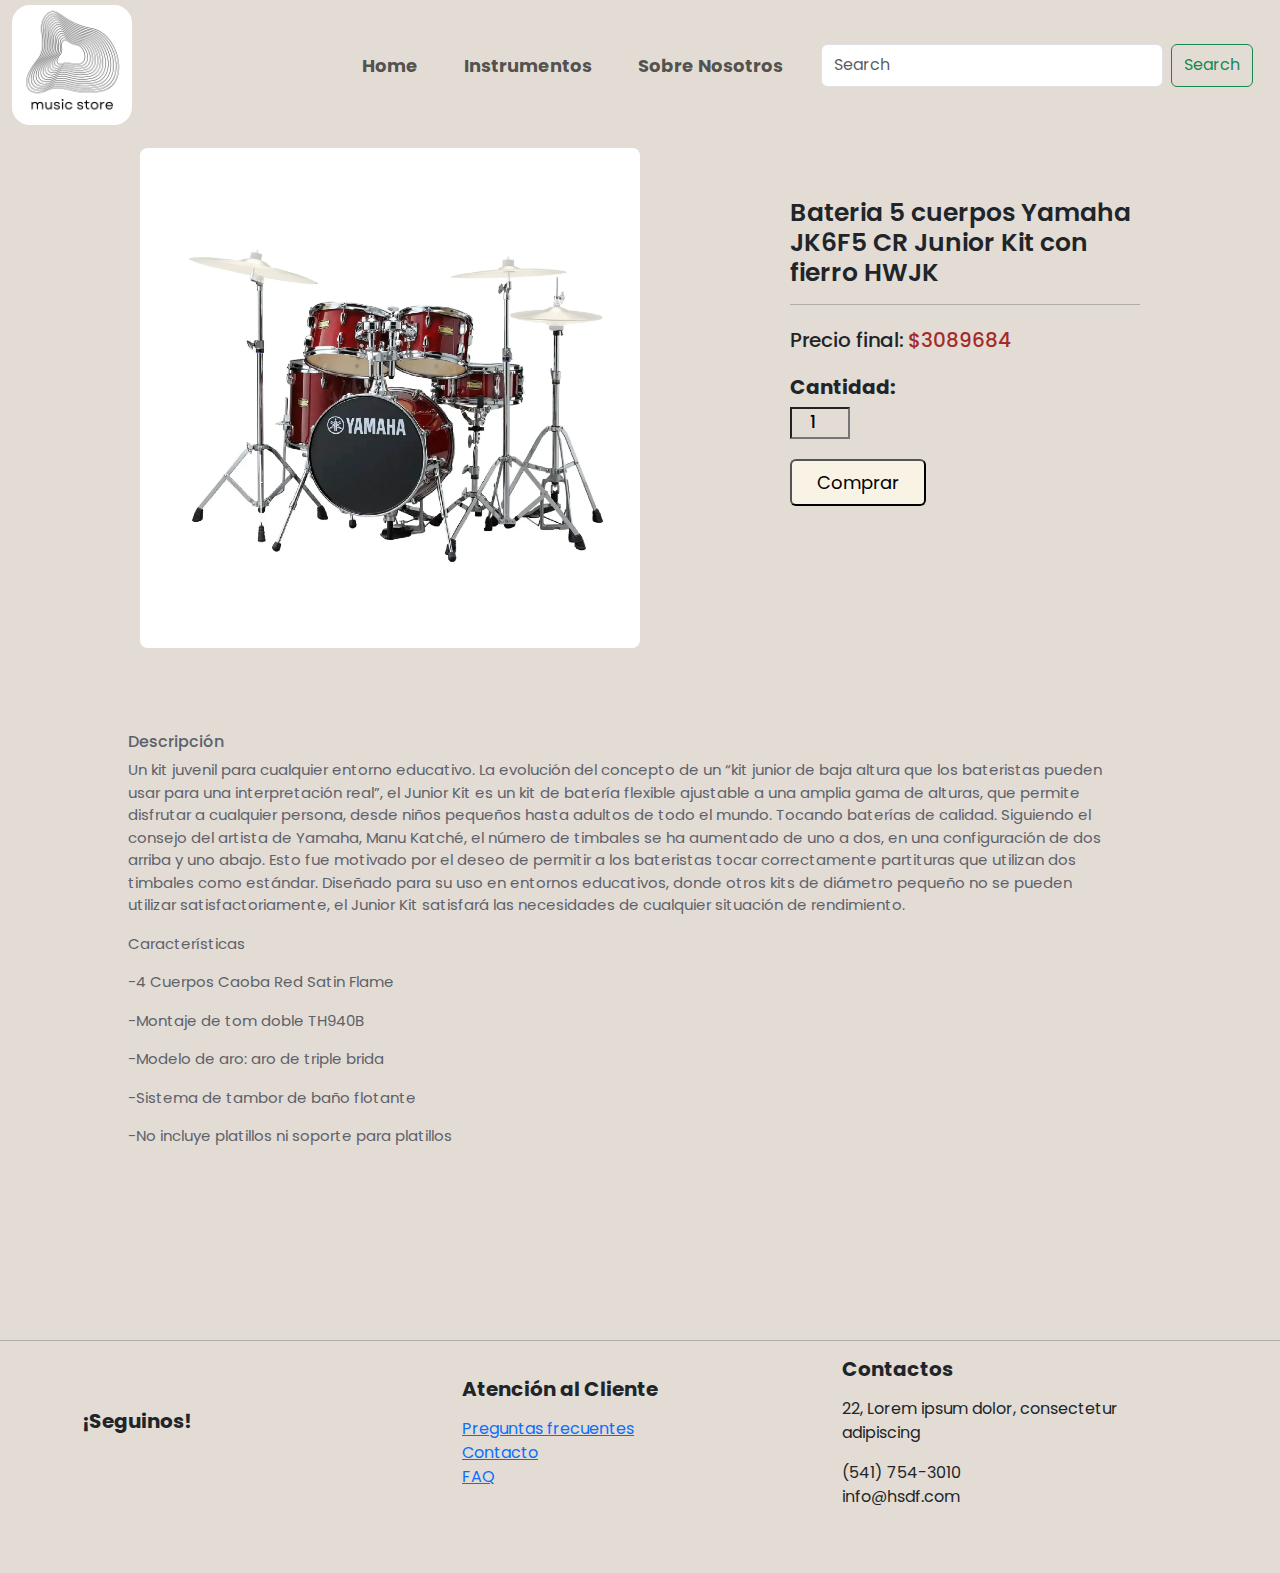
<file: paginas/producto 4-bateria.html>
<!DOCTYPE html>
<html lang="en">

<head>
    <meta charset="UTF-8">
    <meta name="viewport" content="width=device-width, initial-scale=1.0">
    <link href="https://cdn.jsdelivr.net/npm/bootstrap@5.3.3/dist/css/bootstrap.min.css" rel="stylesheet"
        integrity="sha384-QWTKZyjpPEjISv5WaRU9OFeRpok6YctnYmDr5pNlyT2bRjXh0JMhjY6hW+ALEwIH" crossorigin="anonymous">
    <link rel="stylesheet" href="https://cdnjs.cloudflare.com/ajax/libs/font-awesome/6.5.1/css/all.min.css"
        integrity="sha512-DTOQO9RWCH3ppGqcWaEA1BIZOC6xxalwEsw9c2QQeAIftl+Vegovlnee1c9QX4TctnWMn13TZye+giMm8e2LwA=="
        crossorigin="anonymous" referrerpolicy="no-referrer" />
        <link rel="stylesheet" href="../CSS/style.css">
        <link rel="shortcut icon" href="Img/Logos.png" type="image/x-icon">
    <link rel="preconnect" href="https://fonts.googleapis.com">
    <link rel="preconnect" href="https://fonts.gstatic.com" crossorigin>
    <link rel="preconnect" href="https://fonts.googleapis.com">
    <link rel="preconnect" href="https://fonts.gstatic.com" crossorigin>
    <link href="https://fonts.googleapis.com/css2?family=Merriweather+Sans:ital,wght@0,300..800;1,300..800&display=swap"
        rel="stylesheet">
    <link rel="preconnect" href="https://fonts.googleapis.com">
    <link rel="preconnect" href="https://fonts.gstatic.com" crossorigin>
    <link rel="preconnect" href="https://fonts.googleapis.com">
    <link rel="preconnect" href="https://fonts.gstatic.com" crossorigin>
    <link rel="preconnect" href="https://fonts.googleapis.com">
    <link rel="preconnect" href="https://fonts.gstatic.com" crossorigin>
    <link rel="preconnect" href="https://fonts.googleapis.com">
    <link rel="preconnect" href="https://fonts.gstatic.com" crossorigin>
    <link
        href="https://fonts.googleapis.com/css2?family=Merriweather+Sans:ital,wght@0,300..800;1,300..800&family=Poppins&display=swap"
        rel="stylesheet">
    <title>Instrumentos Musicales y Audio Profesional</title>
</head>

<body>

    <nav class="navbar navbar-expand-lg bg-body-tertiary fixed-top">
        <div class="container-fluid">
            <a class="navbar-brand" href="../index.html"><img src="/Img/logo.png" alt="" width="120" height="120"
                    style="border-radius: 15%;"></a>
            <button class="navbar-toggler" type="button" data-bs-toggle="collapse"
                data-bs-target="#navbarSupportedContent" aria-controls="navbarSupportedContent" aria-expanded="false"
                aria-label="Toggle navigation">
                <span class="navbar-toggler-icon"></span>
            </button>
            <div class="collapse navbar-collapse" id="navbarSupportedContent">
                <ul class="navbar-nav ms-auto mb-2 mb-lg-0">
                    <li class="nav-item">
                        <a class="nav-link" href="../index.html">Home</a>
                    </li>
                    <li class="nav-item">
                        <a class="nav-link" href="../Productos.html">Instrumentos</a>
                    </li>
                    
                    <li class="nav-item">
                        <a class="nav-link" href="../Sobre-nosotros.html">Sobre Nosotros</a>
                    </li>
                    <form class="nav-item d-flex" role="search">
                        <input class="form-control me-2" type="search" placeholder="Search" aria-label="Search">
                        <button class="btn btn-outline-success" type="submit">Search</button>
                    </form>
                </ul>
            </div>
        </div>
    </nav>



    <div class="flex-box">

        <div class="left">
            <div class="big-img"><img src="../Img/Productos/producto 4.png" alt="">
            </div>

        </div>

        <div class="rigt ">
            <div class="nombre">
                <h4>Bateria 5 cuerpos Yamaha JK6F5 CR Junior Kit con fierro HWJK
                </h4>
            </div>
            <hr>
            <div class="precio">
                <p class="card-text">Precio final: <span>$3089684</span></p>
            </div>
            <h5>Cantidad:</h5>
            <div class="cantidad">

                <input type="number" min="1" max="20" value="1">
            </div>
            <div class="btn-box"><button>Comprar</button></div>

        </div>

    </div>

    <section class="descripcion">

        <div class="descripcion-texto">
            <h6>Descripción</h6>
            <p> Un kit juvenil para cualquier entorno educativo. La evolución del concepto de un “kit junior de baja altura que los bateristas pueden usar para una interpretación real”, el Junior Kit es un kit de batería flexible ajustable a una amplia gama de alturas, que permite disfrutar a cualquier persona, desde niños pequeños hasta adultos de todo el mundo. Tocando baterías de calidad. Siguiendo el consejo del artista de Yamaha, Manu Katché, el número de timbales se ha aumentado de uno a dos, en una configuración de dos arriba y uno abajo. Esto fue motivado por el deseo de permitir a los bateristas tocar correctamente partituras que utilizan dos timbales como estándar. Diseñado para su uso en entornos educativos, donde otros kits de diámetro pequeño no se pueden utilizar satisfactoriamente, el Junior Kit satisfará las necesidades de cualquier situación de rendimiento.</p>

            <p>Características</p>

            <p>-4 Cuerpos Caoba Red Satin Flame</p>
            <p>-Montaje de tom doble TH940B</p>
            <p>-Modelo de aro: aro de triple brida</p>
            <p>-Sistema de tambor de baño flotante</p>
            <p>-No incluye platillos ni soporte para platillos</p>


        </div>


    </section>







































    <div class="mt-5 pt-5 pb-5 footer">
        <hr>
        <div class="container">
            <div class="row">
                <div class="col-lg-4 col-xs-12 redes">
                    <h5 class="fw-bold mb-3">¡Seguinos!</h5>
                    <a type="button" href="https://www.instagram.com/"><i class="fa-brands fa-instagram"></i></a>
                    <a type="button" href="https://www.facebook.com/"><i class="fa-brands fa-facebook"></i></a>
                    <a type="button" href="https://twitter.com/"><i class="fa-brands fa-x-twitter"></i></a>
                </div>
                <div class="col-lg-4 col-xs-12 links">
                    <h5 class="fw-bold mb-3">Atención al Cliente</h5>
                    <ul class="list-unstyled text-muted">
                        <li><a href="#">Preguntas frecuentes</a></li>
                        <li><a href="#">Contacto</a></li>
                        <li><a href="#">FAQ</a></li>
                    </ul>
                </div>
                <div class="col-lg-4 col-xs-12 Contactos">
                    <h5 class="fw-bold mb-3">Contactos</h5>
                    <p>22, Lorem ipsum dolor, consectetur adipiscing</p>
                    <p class="mb-0"><i class="fa fa-phone mr-3"></i>(541) 754-3010</p>
                    <p><i class="fa fa-envelope-o mr-3"></i>info@hsdf.com</p>
                </div>
            </div>

        </div>
    </div>



















    <script src="https://cdn.jsdelivr.net/npm/bootstrap@5.3.3/dist/js/bootstrap.bundle.min.js"
        integrity="sha384-YvpcrYf0tY3lHB60NNkmXc5s9fDVZLESaAA55NDzOxhy9GkcIdslK1eN7N6jIeHz"
        crossorigin="anonymous"></script>
</body>

</html>
</file>
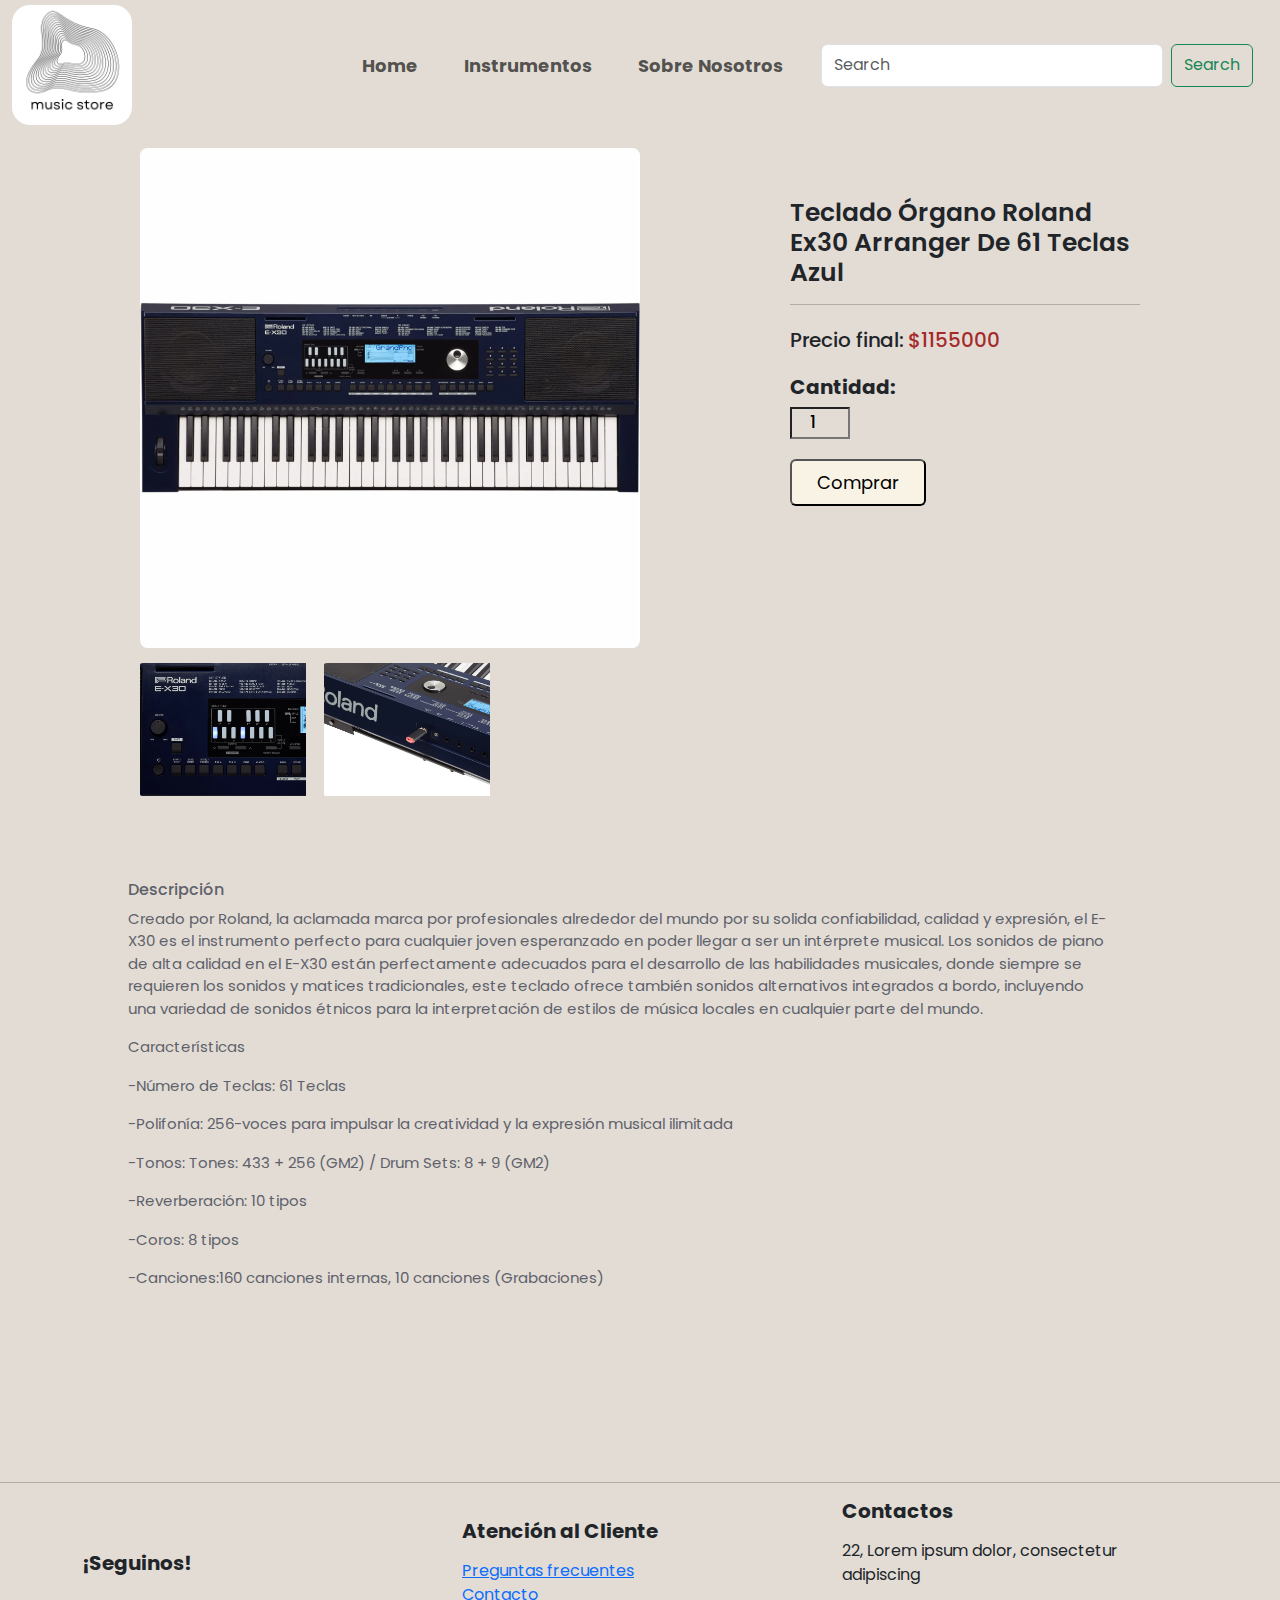
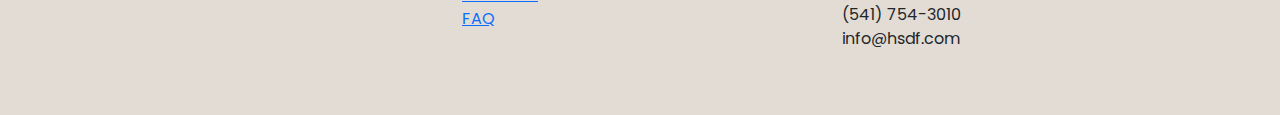
<file: paginas/producto 5-teclados.html>
<!DOCTYPE html>
<html lang="en">

<head>
    <meta charset="UTF-8">
    <meta name="viewport" content="width=device-width, initial-scale=1.0">
    <link href="https://cdn.jsdelivr.net/npm/bootstrap@5.3.3/dist/css/bootstrap.min.css" rel="stylesheet"
        integrity="sha384-QWTKZyjpPEjISv5WaRU9OFeRpok6YctnYmDr5pNlyT2bRjXh0JMhjY6hW+ALEwIH" crossorigin="anonymous">
    <link rel="stylesheet" href="https://cdnjs.cloudflare.com/ajax/libs/font-awesome/6.5.1/css/all.min.css"
        integrity="sha512-DTOQO9RWCH3ppGqcWaEA1BIZOC6xxalwEsw9c2QQeAIftl+Vegovlnee1c9QX4TctnWMn13TZye+giMm8e2LwA=="
        crossorigin="anonymous" referrerpolicy="no-referrer" />
        <link rel="stylesheet" href="../CSS/style.css">
        <link rel="shortcut icon" href="Img/Logos.png" type="image/x-icon">
    <link rel="preconnect" href="https://fonts.googleapis.com">
    <link rel="preconnect" href="https://fonts.gstatic.com" crossorigin>
    <link rel="preconnect" href="https://fonts.googleapis.com">
    <link rel="preconnect" href="https://fonts.gstatic.com" crossorigin>
    <link href="https://fonts.googleapis.com/css2?family=Merriweather+Sans:ital,wght@0,300..800;1,300..800&display=swap"
        rel="stylesheet">
    <link rel="preconnect" href="https://fonts.googleapis.com">
    <link rel="preconnect" href="https://fonts.gstatic.com" crossorigin>
    <link rel="preconnect" href="https://fonts.googleapis.com">
    <link rel="preconnect" href="https://fonts.gstatic.com" crossorigin>
    <link rel="preconnect" href="https://fonts.googleapis.com">
    <link rel="preconnect" href="https://fonts.gstatic.com" crossorigin>
    <link rel="preconnect" href="https://fonts.googleapis.com">
    <link rel="preconnect" href="https://fonts.gstatic.com" crossorigin>
    <link
        href="https://fonts.googleapis.com/css2?family=Merriweather+Sans:ital,wght@0,300..800;1,300..800&family=Poppins&display=swap"
        rel="stylesheet">
    <title>Instrumentos Musicales y Audio Profesional</title>
</head>

<body>

    <nav class="navbar navbar-expand-lg bg-body-tertiary fixed-top">
        <div class="container-fluid">
            <a class="navbar-brand" href="../index.html"><img src="/Img/logo.png" alt="" width="120" height="120"
                    style="border-radius: 15%;"></a>
            <button class="navbar-toggler" type="button" data-bs-toggle="collapse"
                data-bs-target="#navbarSupportedContent" aria-controls="navbarSupportedContent" aria-expanded="false"
                aria-label="Toggle navigation">
                <span class="navbar-toggler-icon"></span>
            </button>
            <div class="collapse navbar-collapse" id="navbarSupportedContent">
                <ul class="navbar-nav ms-auto mb-2 mb-lg-0">
                    <li class="nav-item">
                        <a class="nav-link" href="../index.html">Home</a>
                    </li>
                    <li class="nav-item">
                        <a class="nav-link" href="../Productos.html">Instrumentos</a>
                    </li>
                    
                    <li class="nav-item">
                        <a class="nav-link" href="../Sobre-nosotros.html">Sobre Nosotros</a>
                    </li>
                    <form class="nav-item d-flex" role="search">
                        <input class="form-control me-2" type="search" placeholder="Search" aria-label="Search">
                        <button class="btn btn-outline-success" type="submit">Search</button>
                    </form>
                </ul>
            </div>
        </div>
    </nav>



    <div class="flex-box">

        <div class="left">
            <div class="big-img"><img src="../Img/Productos/producto 5.png" alt="">
            </div>
            <div class="img-productos">
                <div class="sm-img"><img src="../Img/Productos/producto 5-2.png" alt=""></div>

                <div class="sm-img"><img src="../Img/Productos/producto 5-3.png" alt=""></div>
            </div>
        </div>

        <div class="rigt ">
            <div class="nombre">
                <h4>Teclado Órgano Roland Ex30 Arranger De 61 Teclas Azul</h4>
            </div>
            <hr>
            <div class="precio">
                <p class="card-text">Precio final: <span>$1155000</span></p>
            </div>
            <h5>Cantidad:</h5>
            <div class="cantidad">

                <input type="number" min="1" max="20" value="1">
            </div>
            <div class="btn-box"><button>Comprar</button></div>

        </div>

    </div>

    <section class="descripcion">

        <div class="descripcion-texto">
            <h6>Descripción</h6>
            <p> Creado por Roland, la aclamada marca por profesionales alrededor del mundo por su solida confiabilidad,
                calidad y expresión, el E-X30 es el instrumento perfecto para cualquier joven esperanzado en poder
                llegar a ser un intérprete musical. Los sonidos de piano de alta calidad en el E-X30 están perfectamente
                adecuados para el desarrollo de las habilidades musicales, donde siempre se requieren los sonidos y
                matices tradicionales, este teclado ofrece también sonidos alternativos integrados a bordo, incluyendo
                una variedad de sonidos étnicos para la interpretación de estilos de música locales en cualquier parte
                del mundo.</p>

            <p>Características</p>

            <p>-Número de Teclas: 61 Teclas</p>
            <p>-Polifonía: 256-voces para impulsar la creatividad y la expresión musical ilimitada</p>
            <p>-Tonos: Tones: 433 + 256 (GM2) / Drum Sets: 8 + 9 (GM2)</p>
            <p>-Reverberación: 10 tipos</p>
            <p>-Coros: 8 tipos</p>
            <p>-Canciones:160 canciones internas, 10 canciones (Grabaciones)</p>


        </div>


    </section>







































    <div class="mt-5 pt-5 pb-5 footer">
        <hr>
        <div class="container">
            <div class="row">
                <div class="col-lg-4 col-xs-12 redes">
                    <h5 class="fw-bold mb-3">¡Seguinos!</h5>
                    <a type="button" href="https://www.instagram.com/"><i class="fa-brands fa-instagram"></i></a>
                    <a type="button" href="https://www.facebook.com/"><i class="fa-brands fa-facebook"></i></a>
                    <a type="button" href="https://twitter.com/"><i class="fa-brands fa-x-twitter"></i></a>
                </div>
                <div class="col-lg-4 col-xs-12 links">
                    <h5 class="fw-bold mb-3">Atención al Cliente</h5>
                    <ul class="list-unstyled text-muted">
                        <li><a href="#">Preguntas frecuentes</a></li>
                        <li><a href="#">Contacto</a></li>
                        <li><a href="#">FAQ</a></li>
                    </ul>
                </div>
                <div class="col-lg-4 col-xs-12 Contactos">
                    <h5 class="fw-bold mb-3">Contactos</h5>
                    <p>22, Lorem ipsum dolor, consectetur adipiscing</p>
                    <p class="mb-0"><i class="fa fa-phone mr-3"></i>(541) 754-3010</p>
                    <p><i class="fa fa-envelope-o mr-3"></i>info@hsdf.com</p>
                </div>
            </div>

        </div>
    </div>



















    <script src="https://cdn.jsdelivr.net/npm/bootstrap@5.3.3/dist/js/bootstrap.bundle.min.js"
        integrity="sha384-YvpcrYf0tY3lHB60NNkmXc5s9fDVZLESaAA55NDzOxhy9GkcIdslK1eN7N6jIeHz"
        crossorigin="anonymous"></script>
</body>

</html>
</file>
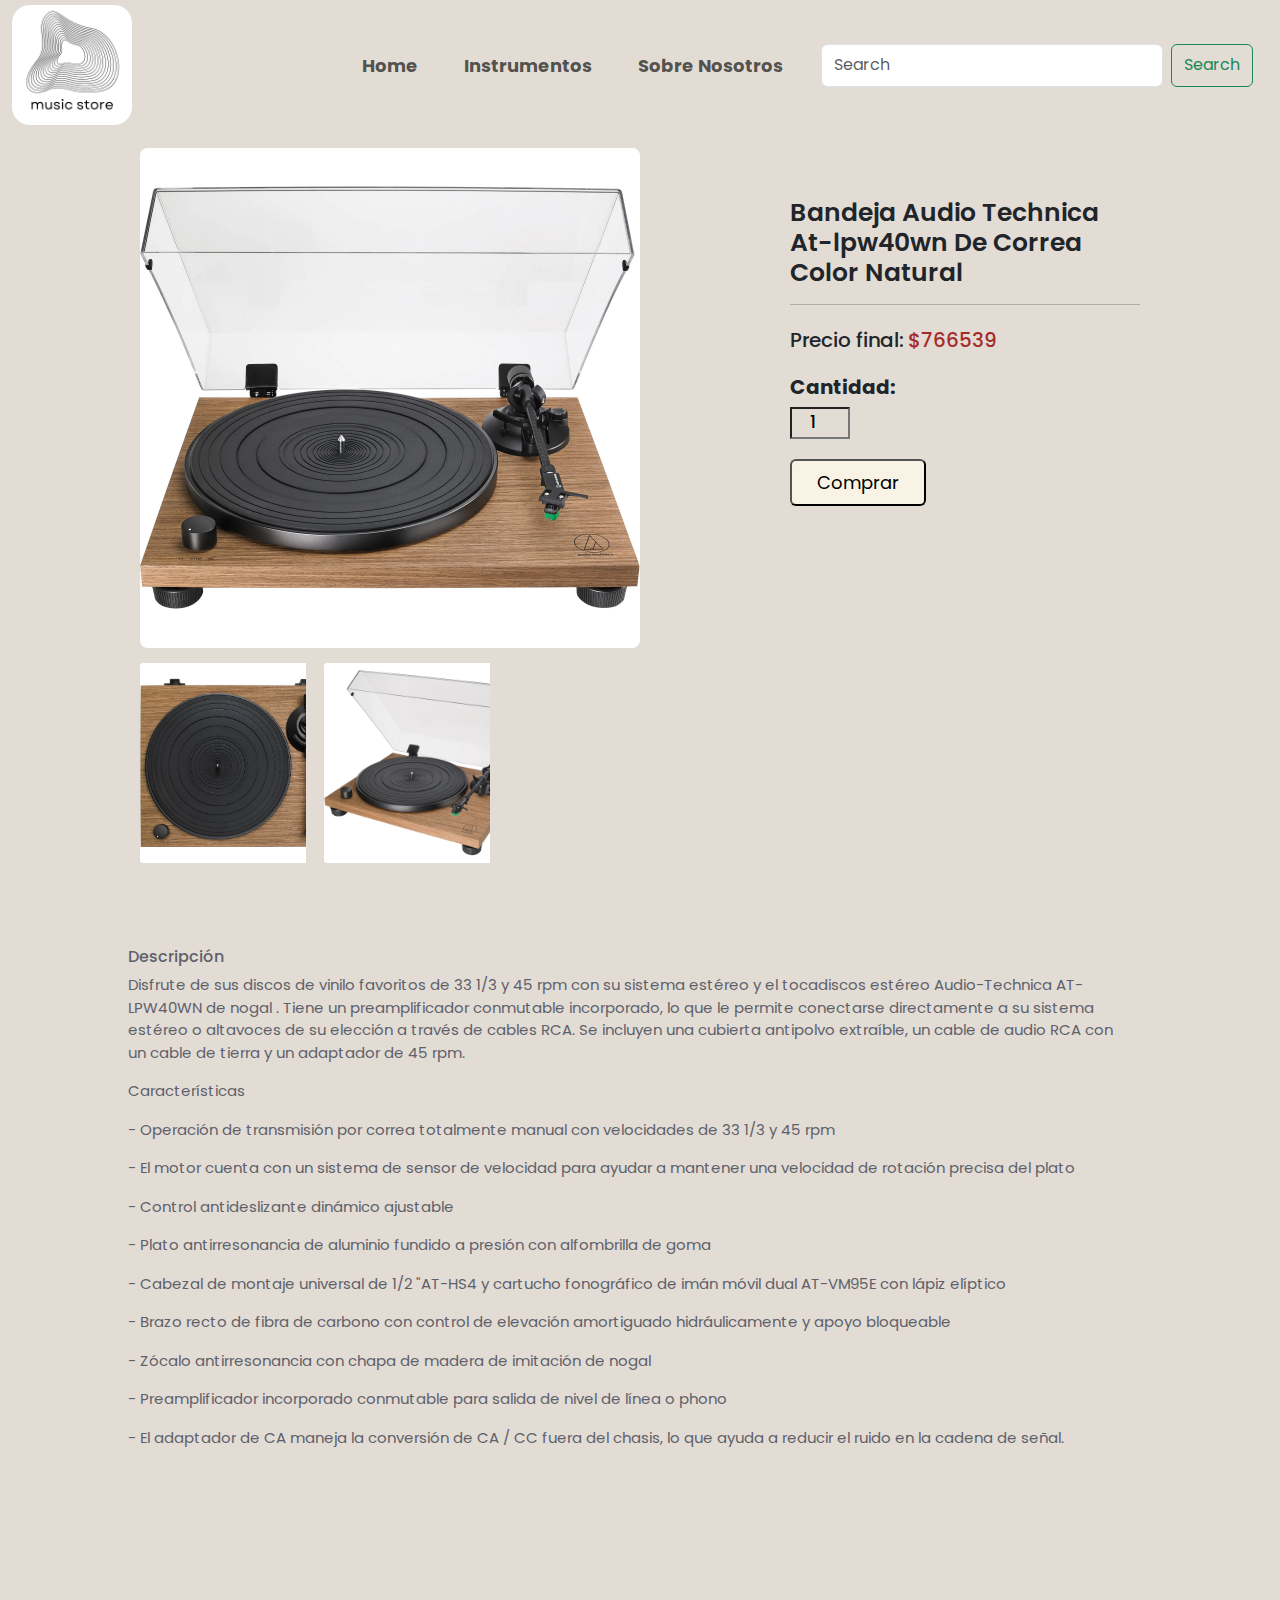
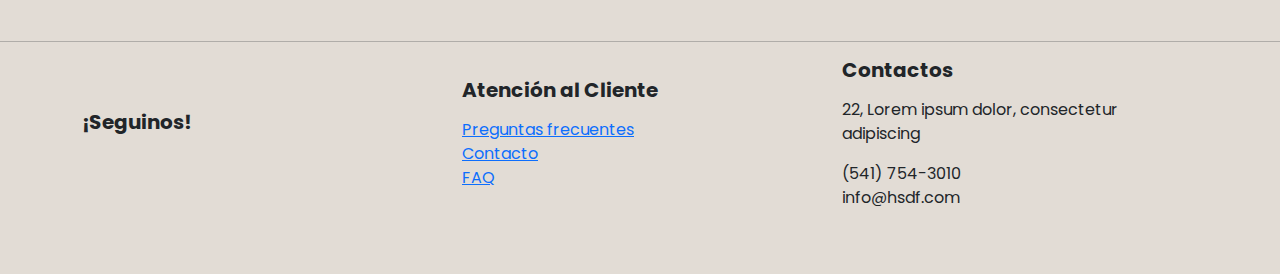
<file: paginas/producto 6-bandejas.html>
<!DOCTYPE html>
<html lang="en">

<head>
    <meta charset="UTF-8">
    <meta name="viewport" content="width=device-width, initial-scale=1.0">
    <link href="https://cdn.jsdelivr.net/npm/bootstrap@5.3.3/dist/css/bootstrap.min.css" rel="stylesheet"
        integrity="sha384-QWTKZyjpPEjISv5WaRU9OFeRpok6YctnYmDr5pNlyT2bRjXh0JMhjY6hW+ALEwIH" crossorigin="anonymous">
    <link rel="stylesheet" href="https://cdnjs.cloudflare.com/ajax/libs/font-awesome/6.5.1/css/all.min.css"
        integrity="sha512-DTOQO9RWCH3ppGqcWaEA1BIZOC6xxalwEsw9c2QQeAIftl+Vegovlnee1c9QX4TctnWMn13TZye+giMm8e2LwA=="
        crossorigin="anonymous" referrerpolicy="no-referrer" />
        <link rel="stylesheet" href="../CSS/style.css">
        <link rel="shortcut icon" href="Img/Logos.png" type="image/x-icon">
    <link rel="preconnect" href="https://fonts.googleapis.com">
    <link rel="preconnect" href="https://fonts.gstatic.com" crossorigin>
    <link rel="preconnect" href="https://fonts.googleapis.com">
    <link rel="preconnect" href="https://fonts.gstatic.com" crossorigin>
    <link href="https://fonts.googleapis.com/css2?family=Merriweather+Sans:ital,wght@0,300..800;1,300..800&display=swap"
        rel="stylesheet">
    <link rel="preconnect" href="https://fonts.googleapis.com">
    <link rel="preconnect" href="https://fonts.gstatic.com" crossorigin>
    <link rel="preconnect" href="https://fonts.googleapis.com">
    <link rel="preconnect" href="https://fonts.gstatic.com" crossorigin>
    <link rel="preconnect" href="https://fonts.googleapis.com">
    <link rel="preconnect" href="https://fonts.gstatic.com" crossorigin>
    <link rel="preconnect" href="https://fonts.googleapis.com">
    <link rel="preconnect" href="https://fonts.gstatic.com" crossorigin>
    <link
        href="https://fonts.googleapis.com/css2?family=Merriweather+Sans:ital,wght@0,300..800;1,300..800&family=Poppins&display=swap"
        rel="stylesheet">
    <title>Instrumentos Musicales y Audio Profesional</title>
</head>

<body>

    <nav class="navbar navbar-expand-lg bg-body-tertiary fixed-top">
        <div class="container-fluid">
            <a class="navbar-brand" href="../index.html"><img src="/Img/logo.png" alt="" width="120" height="120"
                    style="border-radius: 15%;"></a>
            <button class="navbar-toggler" type="button" data-bs-toggle="collapse"
                data-bs-target="#navbarSupportedContent" aria-controls="navbarSupportedContent" aria-expanded="false"
                aria-label="Toggle navigation">
                <span class="navbar-toggler-icon"></span>
            </button>
            <div class="collapse navbar-collapse" id="navbarSupportedContent">
                <ul class="navbar-nav ms-auto mb-2 mb-lg-0">
                    <li class="nav-item">
                        <a class="nav-link" href="../index.html">Home</a>
                    </li>
                    <li class="nav-item">
                        <a class="nav-link" href="../Productos.html">Instrumentos</a>
                    </li>
                    
                    <li class="nav-item">
                        <a class="nav-link" href="../Sobre-nosotros.html">Sobre Nosotros</a>
                    </li>
                    <form class="nav-item d-flex" role="search">
                        <input class="form-control me-2" type="search" placeholder="Search" aria-label="Search">
                        <button class="btn btn-outline-success" type="submit">Search</button>
                    </form>
                </ul>
            </div>
        </div>
    </nav>



    <div class="flex-box">

        <div class="left">
            <div class="big-img"><img src="../Img/Productos/producto 6.png" alt="">
            </div>
            <div class="img-productos">
                <div class="sm-img"><img src="../Img/Productos/producto 6-2.png" alt=""></div>

                <div class="sm-img"><img src="../Img/Productos/producto 6-3.png" alt=""></div>
            </div>
        </div>

        <div class="rigt ">
            <div class="nombre">
                <h4>Bandeja Audio Technica At-lpw40wn De Correa Color Natural</h4>
            </div>
            <hr>
            <div class="precio">
                <p class="card-text">Precio final: <span>$766539</span></p>
            </div>
            <h5>Cantidad:</h5>
            <div class="cantidad">

                <input type="number" min="1" max="20" value="1">
            </div>
            <div class="btn-box"><button>Comprar</button></div>

        </div>

    </div>

    <section class="descripcion">

        <div class="descripcion-texto">
            <h6>Descripción</h6>
            <p> Disfrute de sus discos de vinilo favoritos de 33 1/3 y 45 rpm con su sistema estéreo y el tocadiscos
                estéreo Audio-Technica AT-LPW40WN de nogal . Tiene un preamplificador conmutable incorporado, lo que le
                permite conectarse directamente a su sistema estéreo o altavoces de su elección a través de cables RCA.
                Se incluyen una cubierta antipolvo extraíble, un cable de audio RCA con un cable de tierra y un
                adaptador de 45 rpm.

            </p>

            <p>Características</p>

            <p> - Operación de transmisión por correa totalmente manual con velocidades de 33 1/3 y 45 rpm</p>
            <p> - El motor cuenta con un sistema de sensor de velocidad para ayudar a mantener una velocidad de rotación
                precisa del plato
            </p>
            <p> - Control antideslizante dinámico ajustable
            </p>
            <p> - Plato antirresonancia de aluminio fundido a presión con alfombrilla de goma
            </p>
            <p> - Cabezal de montaje universal de 1/2 "AT-HS4 y cartucho fonográfico de imán móvil dual AT-VM95E con
                lápiz elíptico
            </p>
            <p> - Brazo recto de fibra de carbono con control de elevación amortiguado hidráulicamente y apoyo
                bloqueable
            </p>
            <p> - Zócalo antirresonancia con chapa de madera de imitación de nogal</p>
            <p> - Preamplificador incorporado conmutable para salida de nivel de línea o phono
            </p>
            <p> - El adaptador de CA maneja la conversión de CA / CC fuera del chasis, lo que ayuda a reducir el ruido
                en la cadena de señal.
            </p>


        </div>


    </section>







































    <div class="mt-5 pt-5 pb-5 footer">
        <hr>
        <div class="container">
            <div class="row">
                <div class="col-lg-4 col-xs-12 redes">
                    <h5 class="fw-bold mb-3">¡Seguinos!</h5>
                    <a type="button" href="https://www.instagram.com/"><i class="fa-brands fa-instagram"></i></a>
                    <a type="button" href="https://www.facebook.com/"><i class="fa-brands fa-facebook"></i></a>
                    <a type="button" href="https://twitter.com/"><i class="fa-brands fa-x-twitter"></i></a>
                </div>
                <div class="col-lg-4 col-xs-12 links">
                    <h5 class="fw-bold mb-3">Atención al Cliente</h5>
                    <ul class="list-unstyled text-muted">
                        <li><a href="#">Preguntas frecuentes</a></li>
                        <li><a href="#">Contacto</a></li>
                        <li><a href="#">FAQ</a></li>
                    </ul>
                </div>
                <div class="col-lg-4 col-xs-12 Contactos">
                    <h5 class="fw-bold mb-3">Contactos</h5>
                    <p>22, Lorem ipsum dolor, consectetur adipiscing</p>
                    <p class="mb-0"><i class="fa fa-phone mr-3"></i>(541) 754-3010</p>
                    <p><i class="fa fa-envelope-o mr-3"></i>info@hsdf.com</p>
                </div>
            </div>

        </div>
    </div>



















    <script src="https://cdn.jsdelivr.net/npm/bootstrap@5.3.3/dist/js/bootstrap.bundle.min.js"
        integrity="sha384-YvpcrYf0tY3lHB60NNkmXc5s9fDVZLESaAA55NDzOxhy9GkcIdslK1eN7N6jIeHz"
        crossorigin="anonymous"></script>
</body>

</html>
</file>
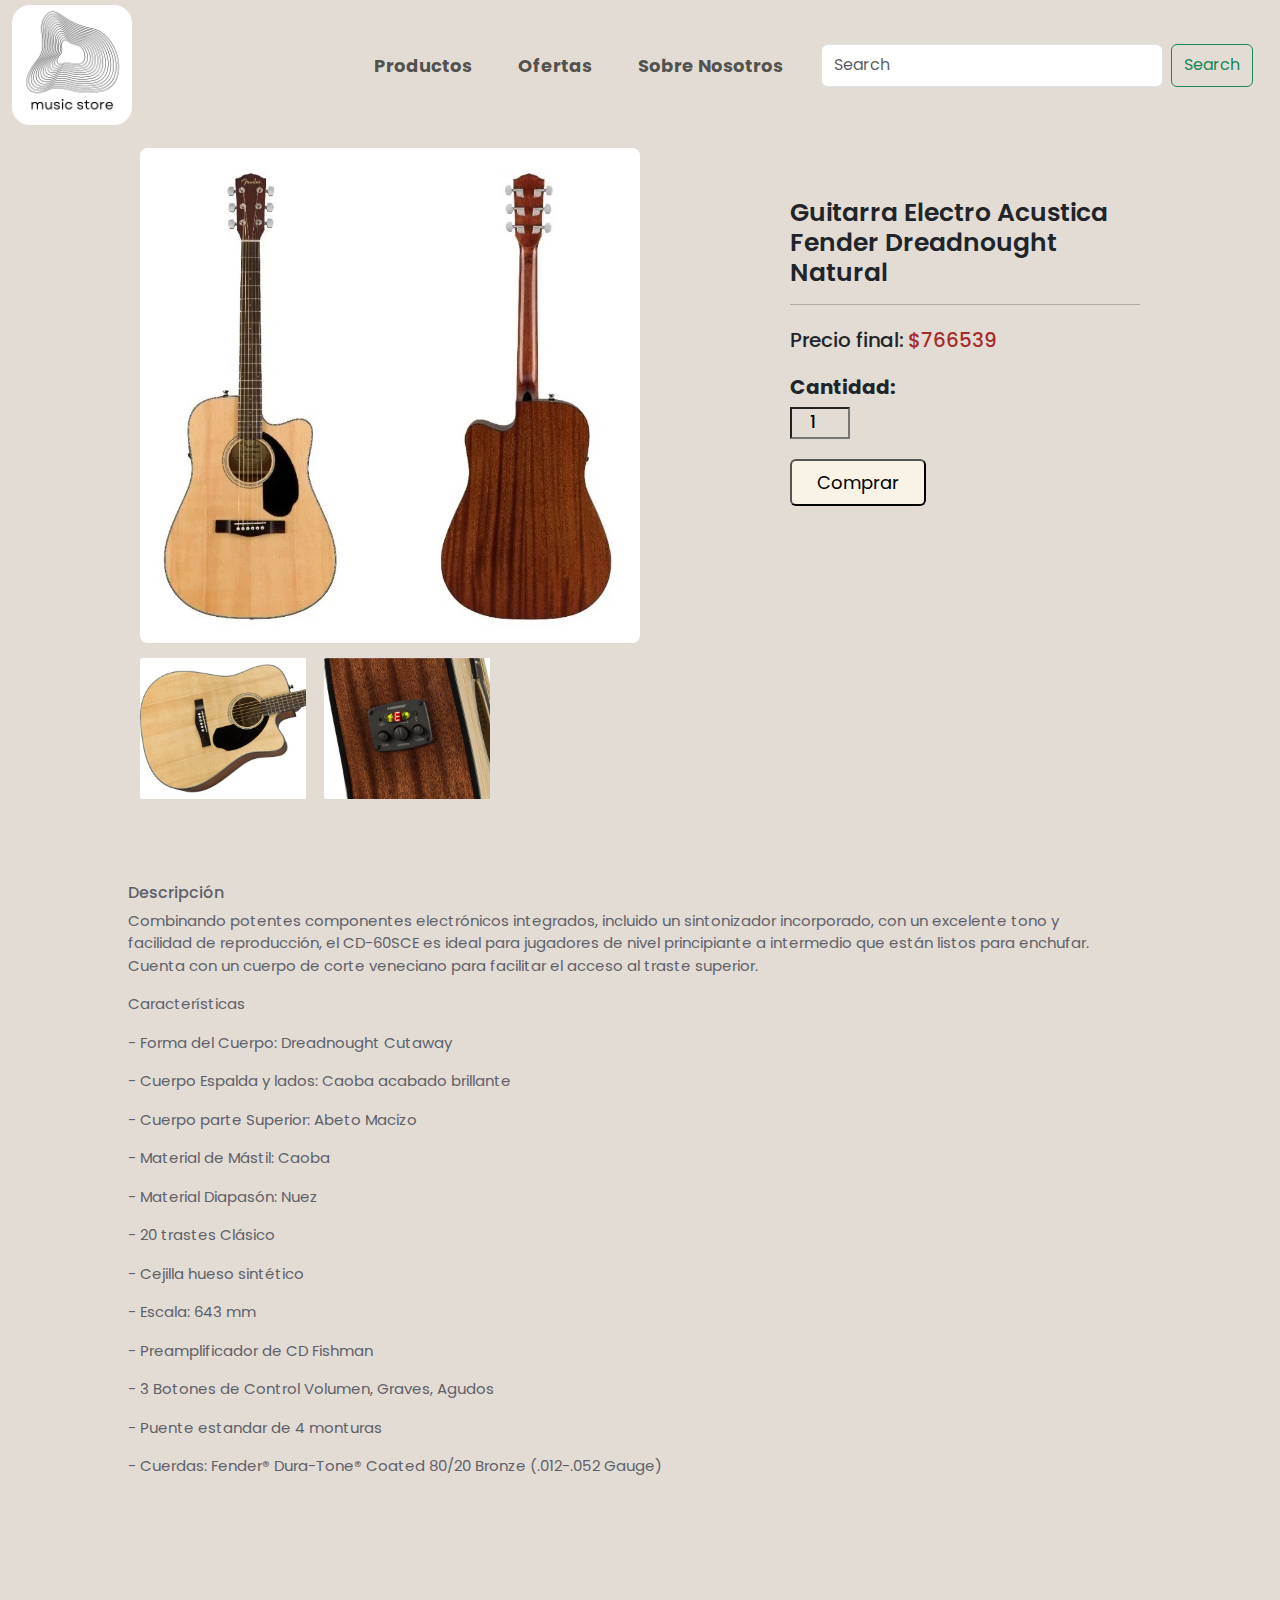
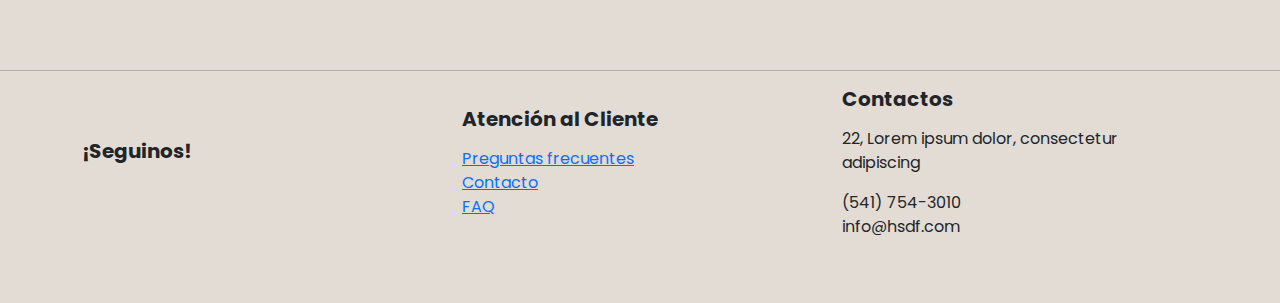
<file: paginas/producto5-teclados - copia.html>
<!DOCTYPE html>
<html lang="en">

<head>
    <meta charset="UTF-8">
    <meta name="viewport" content="width=device-width, initial-scale=1.0">
    <link href="https://cdn.jsdelivr.net/npm/bootstrap@5.3.3/dist/css/bootstrap.min.css" rel="stylesheet"
        integrity="sha384-QWTKZyjpPEjISv5WaRU9OFeRpok6YctnYmDr5pNlyT2bRjXh0JMhjY6hW+ALEwIH" crossorigin="anonymous">
    <link rel="stylesheet" href="https://cdnjs.cloudflare.com/ajax/libs/font-awesome/6.5.1/css/all.min.css"
        integrity="sha512-DTOQO9RWCH3ppGqcWaEA1BIZOC6xxalwEsw9c2QQeAIftl+Vegovlnee1c9QX4TctnWMn13TZye+giMm8e2LwA=="
        crossorigin="anonymous" referrerpolicy="no-referrer" />
    <link rel="stylesheet" href="../style.css">
    <link rel="shortcut icon" href="Img/Logos.png" type="image/x-icon">
    <link rel="preconnect" href="https://fonts.googleapis.com">
    <link rel="preconnect" href="https://fonts.gstatic.com" crossorigin>
    <link rel="preconnect" href="https://fonts.googleapis.com">
    <link rel="preconnect" href="https://fonts.gstatic.com" crossorigin>
    <link href="https://fonts.googleapis.com/css2?family=Merriweather+Sans:ital,wght@0,300..800;1,300..800&display=swap"
        rel="stylesheet">
    <link rel="preconnect" href="https://fonts.googleapis.com">
    <link rel="preconnect" href="https://fonts.gstatic.com" crossorigin>
    <link rel="preconnect" href="https://fonts.googleapis.com">
    <link rel="preconnect" href="https://fonts.gstatic.com" crossorigin>
    <link rel="preconnect" href="https://fonts.googleapis.com">
    <link rel="preconnect" href="https://fonts.gstatic.com" crossorigin>
    <link rel="preconnect" href="https://fonts.googleapis.com">
    <link rel="preconnect" href="https://fonts.gstatic.com" crossorigin>
    <link
        href="https://fonts.googleapis.com/css2?family=Merriweather+Sans:ital,wght@0,300..800;1,300..800&family=Poppins&display=swap"
        rel="stylesheet">
    <title>Instrumentos Musicales y Audio Profesional</title>
</head>

<body>

    <nav class="navbar navbar-expand-lg bg-body-tertiary fixed-top">
        <div class="container-fluid">
            <a class="navbar-brand" href="../index.html"><img src="../Img/logo.png" alt="" width="120" height="120"
                    style="border-radius: 15%;"></a>
            <button class="navbar-toggler" type="button" data-bs-toggle="collapse"
                data-bs-target="#navbarSupportedContent" aria-controls="navbarSupportedContent" aria-expanded="false"
                aria-label="Toggle navigation">
                <span class="navbar-toggler-icon"></span>
            </button>
            <div class="collapse navbar-collapse" id="navbarSupportedContent">
                <ul class="navbar-nav ms-auto mb-2 mb-lg-0">
                    <li class="nav-item">
                        <a class="nav-link" href="../Productos.html">Productos</a>
                    </li>
                    <li class="nav-item">
                        <a class="nav-link" href="../Productos.html">Ofertas</a>
                    </li>
                    <li class="nav-item">
                        <a class="nav-link" href="../Sobre-nosotros.html">Sobre Nosotros</a>
                    </li>
                    <form class="nav-item d-flex" role="search">
                        <input class="form-control me-2" type="search" placeholder="Search" aria-label="Search">
                        <button class="btn btn-outline-success" type="submit">Search</button>
                    </form>
                </ul>
            </div>
        </div>
    </nav>


    <div class="flex-box">

        <div class="left">
            <div class="big-img"><img src="../Img/Productos/producto 2.png" alt="">
            </div>
            <div class="img-productos">
                <div class="sm-img"><img src="../Img/Productos/producto 2-2.png" alt=""></div>

                <div class="sm-img"><img src="../Img/Productos/producto 2-3.png" alt=""></div>
            </div>
        </div>

        <div class="rigt ">
            <div class="nombre">
                <h4>Guitarra Electro Acustica Fender Dreadnought Natural</h4>
            </div>
            <hr>
            <div class="precio">
                <p class="card-text">Precio final: <span>$766539</span></p>
            </div>
            <h5>Cantidad:</h5>
            <div class="cantidad">

                <input type="number" min="1" max="20" value="1">
            </div>
            <div class="btn-box"><button>Comprar</button></div>

        </div>

    </div>

    <section class="descripcion">

        <div class="descripcion-texto">
            <h6>Descripción</h6>
            <p> Combinando potentes componentes electrónicos integrados, incluido un sintonizador incorporado, con un
                excelente tono y facilidad de reproducción,
                el CD-60SCE es ideal para jugadores de nivel principiante a
                intermedio que están listos para enchufar.
                Cuenta con un cuerpo de corte veneciano para facilitar el
                acceso al traste superior.
            </p>

            <p>Características</p>

            <p> - Forma del Cuerpo: Dreadnought Cutaway</p>
            <p> - Cuerpo Espalda y lados: Caoba acabado brillante</p>
            <p> - Cuerpo parte Superior: Abeto Macizo</p>
            <p> - Material de Mástil: Caoba</p>
            <p> - Material Diapasón: Nuez</p>
            <p> - 20 trastes Clásico</p>
            <p> - Cejilla hueso sintético</p>
            <p> - Escala: 643 mm</p>
            <p> - Preamplificador de CD Fishman</p>
            <p> - 3 Botones de Control Volumen, Graves, Agudos</p>
            <p> - Puente estandar de 4 monturas</p>
            <p> - Cuerdas: Fender® Dura-Tone® Coated 80/20 Bronze (.012-.052 Gauge)</p>

        </div>


    </section>







































    <div class="mt-5 pt-5 pb-5 footer">
        <hr>
        <div class="container">
            <div class="row">
                <div class="col-lg-4 col-xs-12 redes">
                    <h5 class="fw-bold mb-3">¡Seguinos!</h5>
                    <a type="button" href="https://www.instagram.com/"><i class="fa-brands fa-instagram"></i></a>
                    <a type="button" href="https://www.facebook.com/"><i class="fa-brands fa-facebook"></i></a>
                    <a type="button" href="https://twitter.com/"><i class="fa-brands fa-x-twitter"></i></a>
                </div>
                <div class="col-lg-4 col-xs-12 links">
                    <h5 class="fw-bold mb-3">Atención al Cliente</h5>
                    <ul class="list-unstyled text-muted">
                        <li><a href="#">Preguntas frecuentes</a></li>
                        <li><a href="#">Contacto</a></li>
                        <li><a href="#">FAQ</a></li>
                    </ul>
                </div>
                <div class="col-lg-4 col-xs-12 Contactos">
                    <h5 class="fw-bold mb-3">Contactos</h5>
                    <p>22, Lorem ipsum dolor, consectetur adipiscing</p>
                    <p class="mb-0"><i class="fa fa-phone mr-3"></i>(541) 754-3010</p>
                    <p><i class="fa fa-envelope-o mr-3"></i>info@hsdf.com</p>
                </div>
            </div>

        </div>
    </div>



















    <script src="https://cdn.jsdelivr.net/npm/bootstrap@5.3.3/dist/js/bootstrap.bundle.min.js"
        integrity="sha384-YvpcrYf0tY3lHB60NNkmXc5s9fDVZLESaAA55NDzOxhy9GkcIdslK1eN7N6jIeHz"
        crossorigin="anonymous"></script>
</body>

</html>
</file>
<file: CSS/style.css>
.navbar {
  padding: 0;
  display: flex;
  justify-content: space-between;
}

.nav-link {
  font-weight: bolder;
  font-size: 18px;
}

.nav-item {
  padding: 15px;
}

.navbar-brand img {
  border-radius: 5%;
}

* {
  font-family: Poppins;
  background: #e2dcd5;
}

.carousel-inner {
  padding-top: 5%;
}

.carousel-item {
  min-width: 300px;
}
.carousel-item img {
  height: 55vh;
}

@media only screen and (max-width: 767px) {
  .navbar-nav {
    text-align: center;
  }
  .carousel-caption {
    bottom: 125px;
  }
}
.redes a i {
  width: 60px;
  color: black;
  font-size: 25px;
}

.footer .redes a i {
  color: black;
}
.footer .redes a i:hover {
  text-decoration: none;
  color: #f9f3e6;
}

/**Productos**/
.product {
  padding: 5%;
}

.producto-titulo {
  text-align: center;
}

.card img {
  transition: all 0.3s ease;
  overflow: hidden;
}
.card img:hover {
  transform: scale(1.1);
}

.card-boton2 {
  font-weight: bold;
  color: #4e413b;
  text-decoration: none;
}
.card-boton2:hover {
  color: #857671;
}

.productos-container {
  padding-top: 10%;
}

h1 {
  text-align: center;
  justify-content: center;
  font-size: 80px;
  font-weight: bolder;
}

h5 {
  font-weight: bold;
}

p span {
  color: brown;
}

.card-boton {
  padding-left: 43%;
  font-weight: bold;
  color: #4e413b;
  text-decoration: none;
}
.card-boton:hover {
  color: #857671;
}

/**pagina-productos**/
body {
  background: #e2dcd5;
}

.flex-box {
  padding-top: 10%;
  display: flex;
  width: 1000px;
  margin: 20px auto;
}

.left {
  width: 50%;
}

.big-img {
  width: 500px;
  overflow: hidden;
  border-radius: 1.5%;
}
.big-img img {
  width: inherit;
  cursor: pointer;
  transition: all 0.3s ease;
}
.big-img:hover {
  transform: scale(1.2);
}

.img-productos {
  display: flex;
  justify-content: space-between;
  width: 70%;
  gap: 5%;
  margin-top: 15px;
}

.sm-img {
  width: 200px;
  overflow: hidden;
}
.sm-img img {
  width: inherit;
  cursor: pointer;
  transition: all 0.3s ease;
  border-radius: 1.5%;
}
.sm-img:hover {
  transform: scale(1.2);
}

.rigt {
  padding-left: 15%;
}

.nombre h4 {
  font-size: 25px;
  font-weight: 600;
  margin-top: 50px;
}

.precio {
  font-size: 20px;
  font-weight: 500;
  margin: 20px 0;
}

.cantidad {
  display: flex;
}
.cantidad p {
  font-size: 18px;
  font-weight: 500;
}
.cantidad input {
  width: 60px;
  font-size: 17px;
  font-weight: 500;
  text-align: center;
}

.btn-box {
  display: flex;
  margin: 20px 0;
}
.btn-box button {
  font-size: 18px;
  padding: 8px 25px;
  outline: none;
  border-radius: 6px;
  cursor: pointer;
  background-color: #f9f3e6;
}

.descripcion {
  display: flex;
  padding: 5%;
  margin-left: 5%;
  margin-right: 8%;
  color: #5e616a;
}

.descripcion-texto p {
  font-size: 15px;
}

/**sobre-nosotros**/
.about-img img {
  width: 700px;
}

.about-seccion-padding {
  padding: 3%;
}

.row {
  justify-content: center;
  align-items: center;
}

.col {
  width: 600px;
  padding: 3%;
}

.img-banner {
  padding-top: 5%;
}

.Nosotros {
  padding: 8%;
}
.Nosotros h2 {
  font-size: 50px;
  font-weight: bolder;
  color: #5e616a;
}

/*# sourceMappingURL=style.css.map */
</file>
<file: style.css>
/**index**/

* {
    font-family: Poppins;
    background: #e2dcd5;
}


.navbar {
    padding: 0;
    display: flex;
    justify-content: space-between;

}

.nav-link {
    font-weight: bolder;
    font-size: 18px;
}

.nav-item {
    padding: 15px;
}


.carousel-inner {
    padding-top: 5%;

}

.carousel-item {
    min-width: 300px;
}

.carousel-item img {
    height: 55vh;
}

.navbar-brand img {
    border-radius: 5%;
}

@media only screen and (max-width: 767px) {
    .navbar-nav {
        text-align: center;
    }

    .carousel-caption {
        bottom: 125px;
    }

}

.about-img img {
    width: 700px;
}

.about-seccion-padding {
    padding: 3%;

}

.row {
    justify-content: center;
    align-items: center;
}

.col {
    width: 600px;
    padding: 3%;
}

.product {
    padding: 5%;
}



.producto-titulo {
    text-align: center;
}

.card img{
    transition: all 0.3s ease;
    overflow: hidden;
}

.card img:hover {
    transform: scale(1.1);
}

.card-boton2 {
    font-weight: bold;
    color: #4e413b;
    text-decoration: none;
}

.card-boton2:hover {

    color: #857671;
}



.redes a i {
    width: 60px;
    color: black;
    font-size: 25px;
}

.footer .redes a i {
    color: black;
}

.footer .redes a i:hover {
    text-decoration: none;
    color: #f9f3e6;
}

/**Productos**/

.productos-container {
    padding-top: 10%;
}

h1 {
    text-align: center;
    justify-content: center;
    font-size: 80px;
    font-weight: bolder;
}

h5 {
    font-weight: bold;
}

p span {
    color: brown;
}

.card-boton {
    padding-left: 43%;
    font-weight: bold;
    color: #4e413b;
    text-decoration: none;
}

.card-boton:hover {

    color: #857671;
}

/**sobre-nosotros**/

.img-banner {
    padding-top: 5%;
}

.Nosotros {
    padding: 8%;
}

.Nosotros h2 {
    font-size: 50px;
    font-weight: bolder;
    color: #5e616a;
}

/**pagina-productos**/
body {
    background: #e2dcd5;

}

.flex-box {
    padding-top: 10%;
    display: flex;
    width: 1000px;
    margin: 20px auto;
}

.left {
    width: 50%;
}

.big-img {
    width: 500px;
    overflow: hidden;
    border-radius: 1.5%;
}

.big-img img {
    width: inherit;
    cursor: pointer;
    transition: all 0.3s ease;
}

.big-img img:hover {
    transform: scale(1.2);
}
.img-productos {
    display: flex;
    justify-content: space-between;
    width: 70%;
    gap: 5%;
    margin-top: 15px;
}


.sm-img {
    width: 200px;
    overflow: hidden;

}



.sm-img img {
    width: inherit;
    cursor: pointer;
    transition: all 0.3s ease;
    border-radius: 1.5%;

}

.sm-img img:hover {
    transform: scale(1.2);
}

.rigt {
    padding-left: 15%;
}


.nombre h4 {
    font-size: 25px;
    font-weight: 600;
    margin-top: 50px;
}

.precio {
    font-size: 20px;
    font-weight: 500;
    margin: 20px 0;
}

.cantidad {
    display: flex;

}

.cantidad p {
    font-size: 18px;
    font-weight: 500;
}

.cantidad input {
    width: 60px;
    font-size: 17px;
    font-weight: 500;
    text-align: center;
}

.btn-box {
    display: flex;
    margin: 20px 0;

}

.btn-box button {
    font-size: 18px;
    padding: 8px 25px;
    outline: none;
    border-radius: 6px;
    cursor: pointer;
    background-color: #f9f3e6;

}

.descripcion {
    display: flex;
    padding: 5%;
    margin-left: 5%;
    margin-right: 8%;
    color: #5e616a;

}

.descripcion-texto p {
    font-size: 15px;
}
</file>
